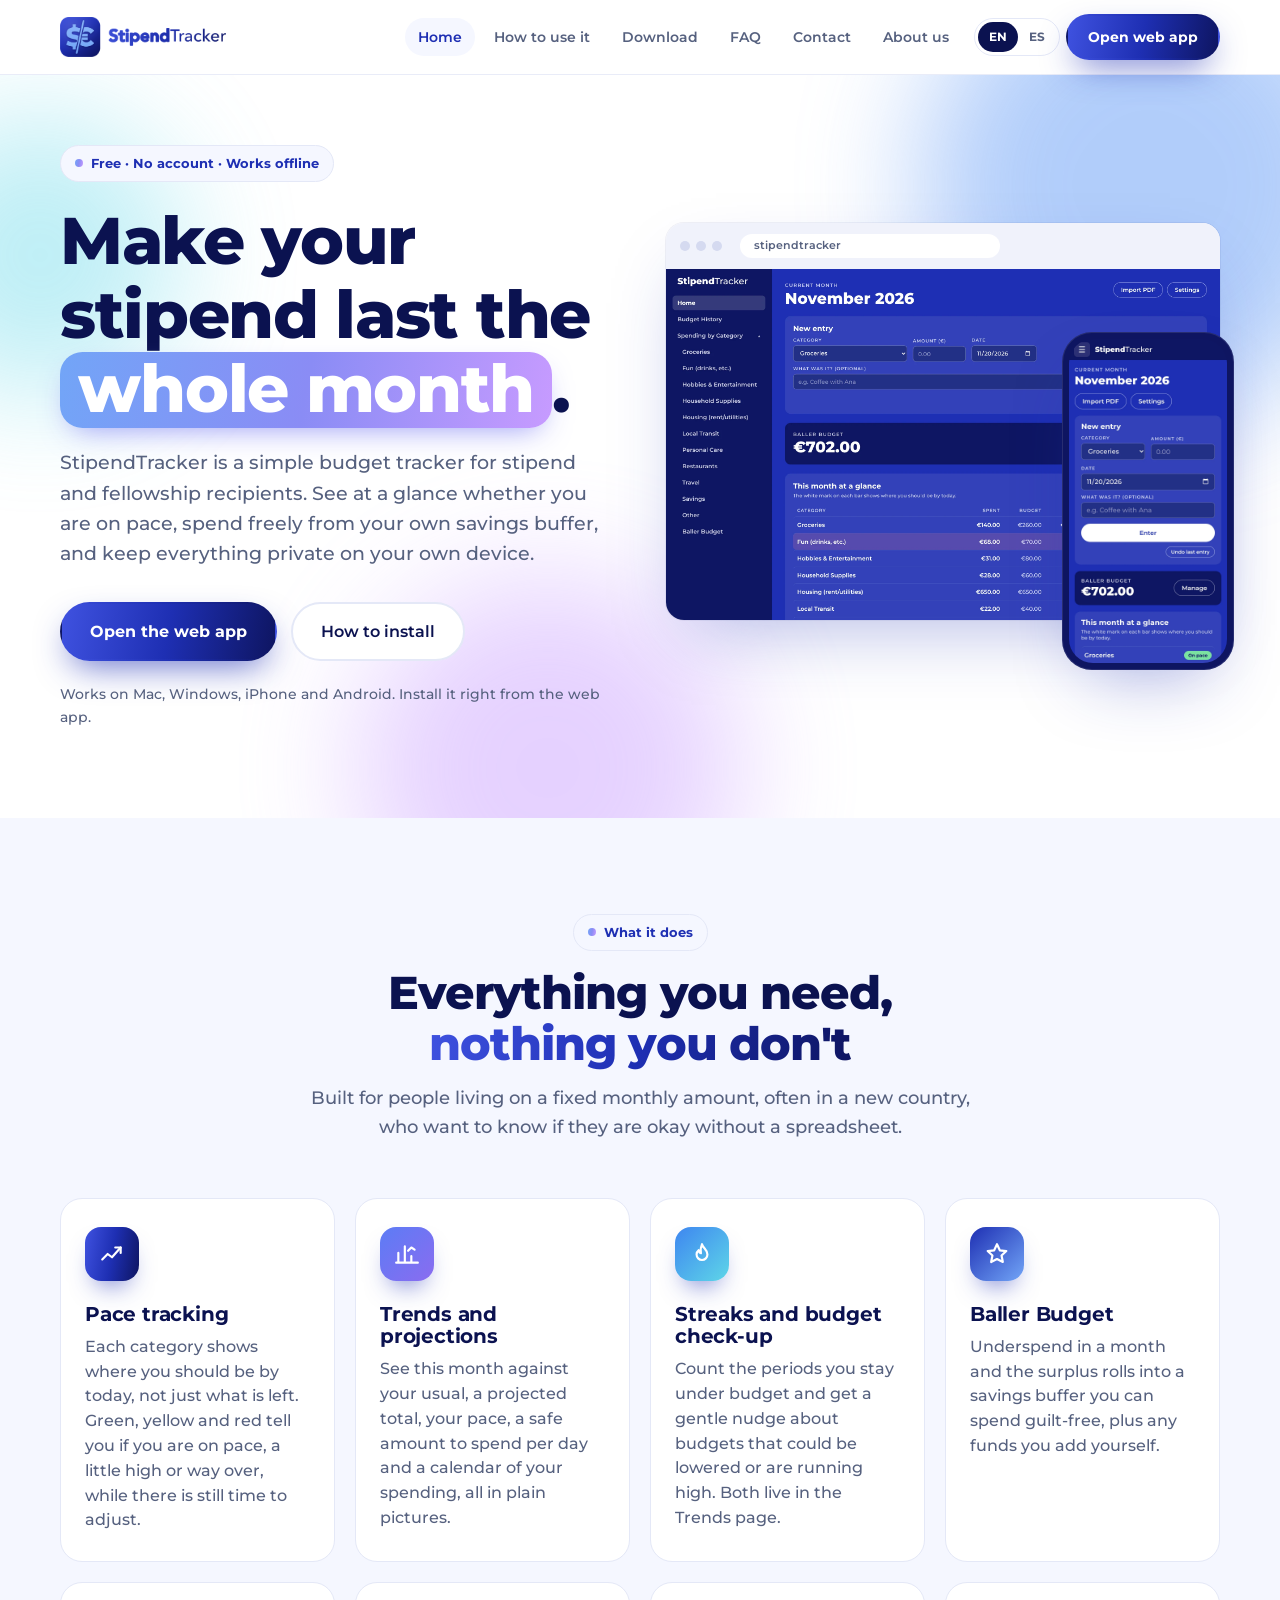
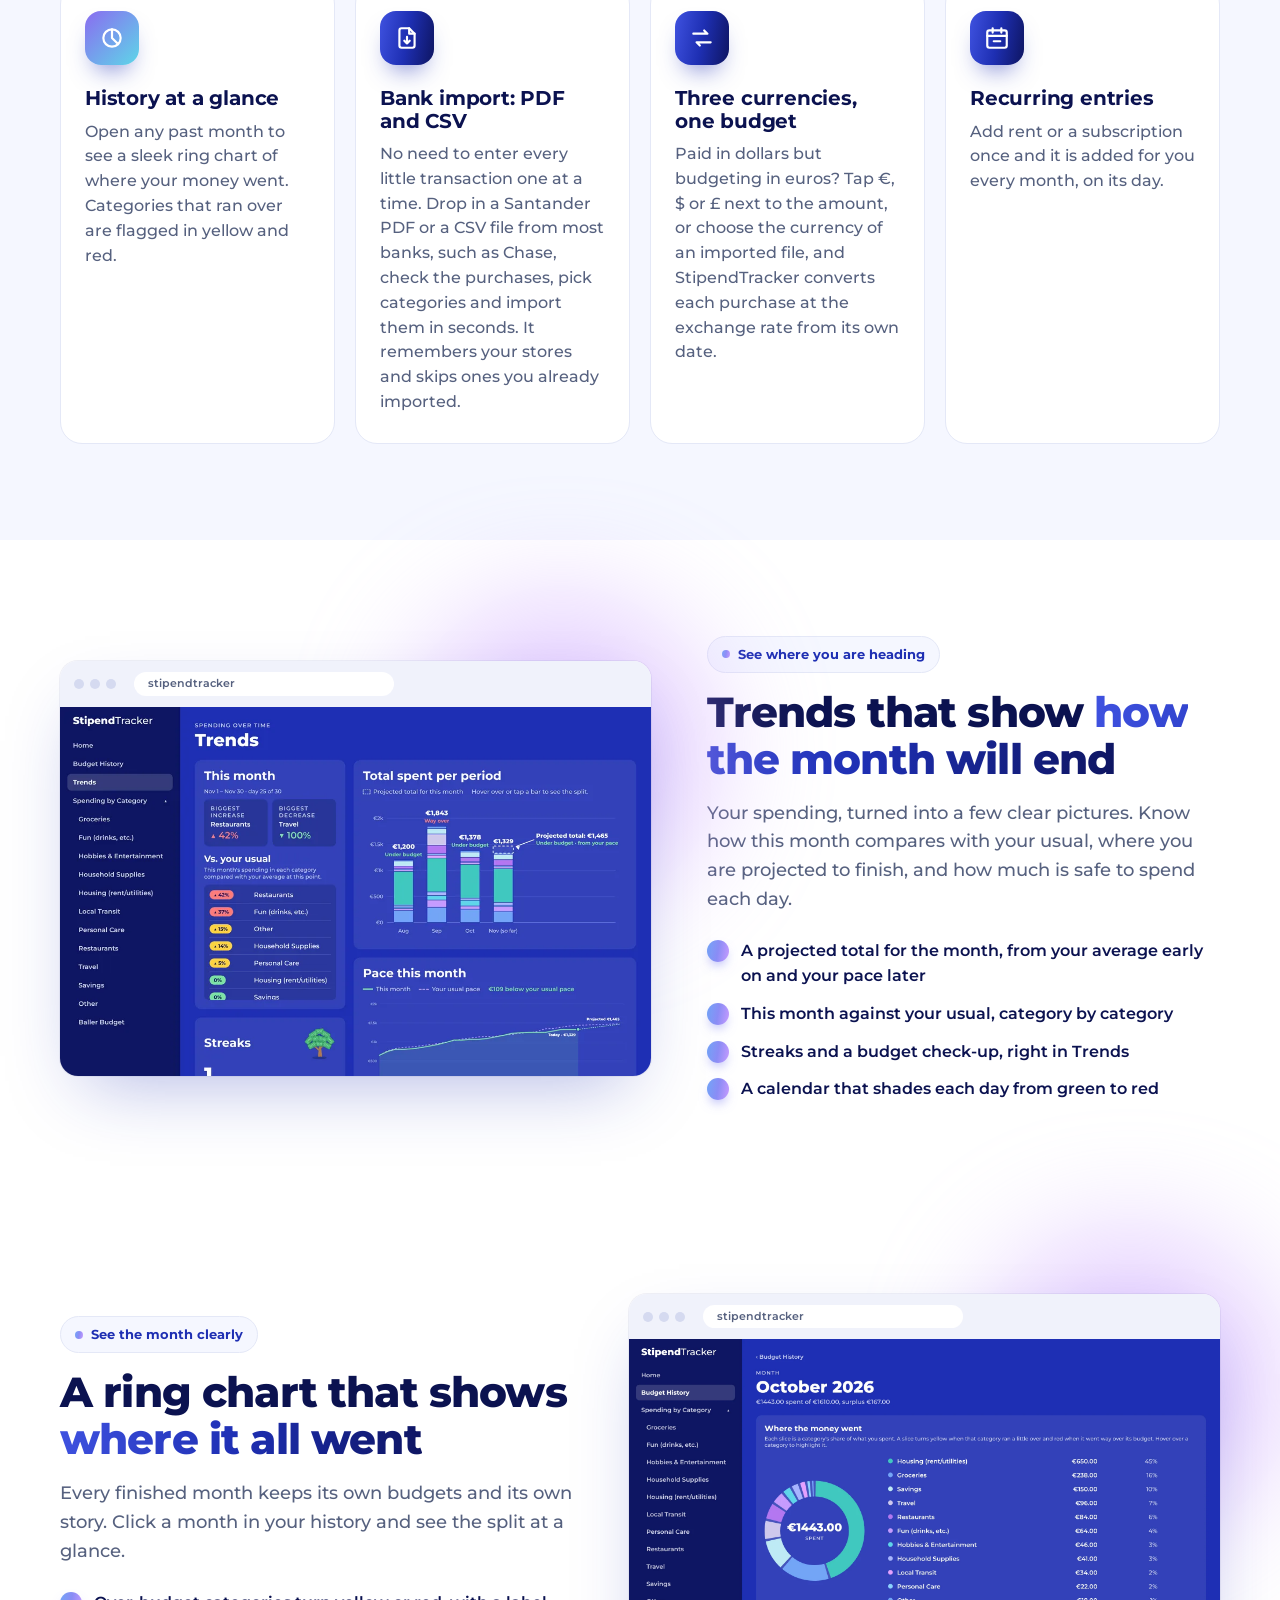
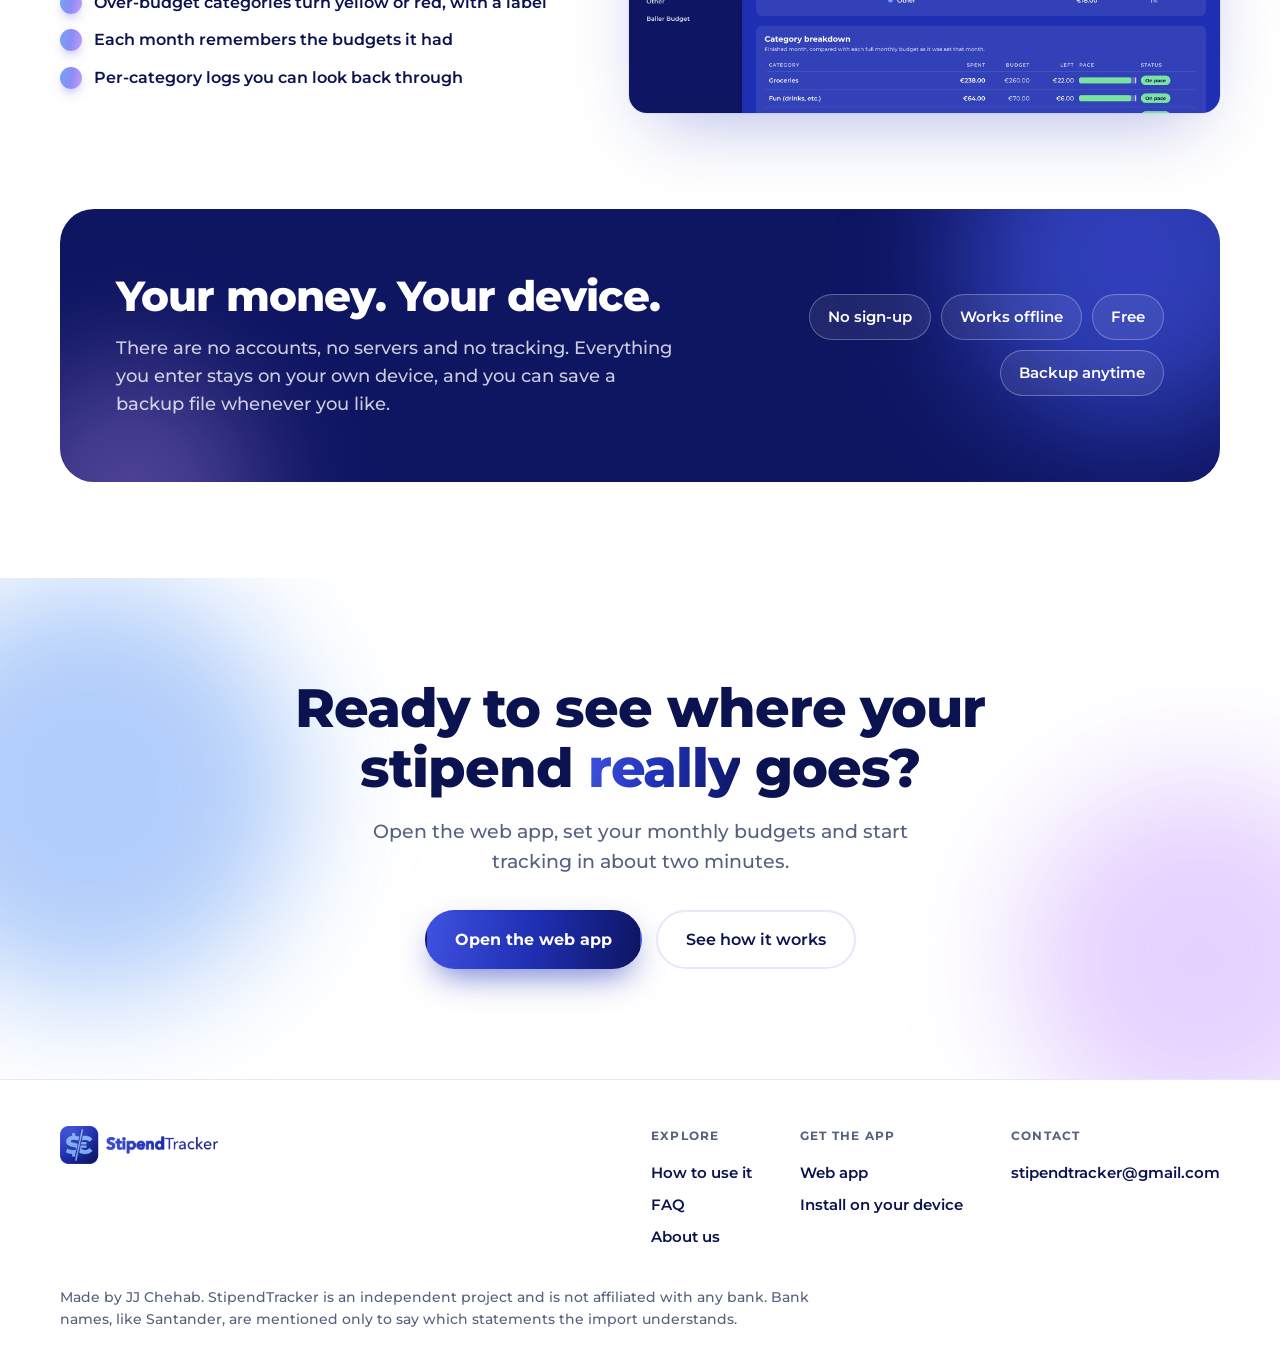
<file: index.html>
<!doctype html>
<html lang="en">
<head>
  <meta charset="utf-8">
  <meta name="viewport" content="width=device-width, initial-scale=1">
  <title>StipendTracker: make your stipend last the whole month</title>
  <meta name="description" content="A simple, private budget tracker for stipend and fellowship recipients. Free, no account, works offline.">
  <meta name="theme-color" content="#ffffff">
  <meta property="og:title" content="StipendTracker">
  <meta property="og:description" content="Make your stipend last the whole month. Free, private, works offline.">
  <meta property="og:image" content="assets/logo-full.png">
  <link rel="icon" href="assets/favicon.png">
  <link rel="apple-touch-icon" href="assets/icon-192.png">
  <link rel="stylesheet" href="css/site.css">
</head>
<body data-page="home">

<header class="header">
  <div class="wrap">
    <a class="brand" href="index.html" aria-label="StipendTracker home"><img src="assets/logo-full.png" alt="StipendTracker" width="900" height="217"></a>
    <button class="menu-toggle" aria-label="Menu" aria-expanded="false">☰</button>
    <nav class="nav">
      <a class="link" href="index.html" aria-current="page" data-i="nav.home">Home</a>
      <a class="link" href="how-to.html" data-i="nav.how">How to use it</a>
      <a class="link" href="download.html" data-i="nav.download">Download</a>
      <a class="link" href="faq.html" data-i="nav.faq">FAQ</a>
      <a class="link" href="contact.html" data-i="nav.contact">Contact</a>
      <a class="link" href="about.html" data-i="nav.about">About us</a>
      <div class="lang" role="group" aria-label="Language"><button data-lang="en" class="on">EN</button><button data-lang="es">ES</button></div>
      <a class="btn primary small" data-app-link href="#" data-i="nav.open">Open web app</a>
    </nav>
  </div>
</header>

<main>
  <section class="hero">
    <div class="blob b1"></div><div class="blob b2"></div><div class="blob b3"></div>
    <div class="wrap grid">
      <div>
        <span class="eyebrow"><i></i><span data-i="hero.pill">Free · No account · Works offline</span></span>
        <h1 data-i="hero.h1">Make your stipend last the <span class="gb">whole month</span>.</h1>
        <p class="lead" data-i="hero.lead">StipendTracker is a simple budget tracker for stipend and fellowship recipients. See at a glance whether you are on pace, spend freely from your own savings buffer, and keep everything private on your own device.</p>
        <div class="cta-row">
          <a class="btn primary" data-app-link href="#" data-i="hero.open">Open the web app</a>
          <a class="btn ghost" href="download.html#install" data-i="hero.how">How to install</a>
        </div>
        <p class="fine" data-i="hero.fine">Works on Mac, Windows, iPhone and Android. Install it right from the web app.</p>
      </div>
      <div class="visual">
        <div class="browser">
          <div class="bar"><i></i><i></i><i></i><span>stipendtracker</span></div>
          <img src="assets/shot-home-desktop.webp" alt="StipendTracker home screen showing this month's budget by category" width="2040" height="1290">
        </div>
        <div class="phone"><img src="assets/shot-home-phone.webp" alt="StipendTracker on a phone" width="780" height="1600"></div>
      </div>
    </div>
  </section>

  <section class="section soft">
    <div class="wrap">
      <div class="section-head reveal">
        <span class="eyebrow"><i></i><span data-i="feat.pill">What it does</span></span>
        <h2 data-i="feat.h2">Everything you need, <span class="gt">nothing you don't</span></h2>
        <p data-i="feat.sub">Built for people living on a fixed monthly amount, often in a new country, who want to know if they are okay without a spreadsheet.</p>
      </div>
      <div class="cards">
        <article class="card reveal">
          <div class="icon"><svg viewBox="0 0 24 24"><path d="M3 17l5-5 4 3 8-9"/><path d="M15 6h5v5"/></svg></div>
          <h3 data-i="f1.h">Pace tracking</h3>
          <p data-i="f1.p">Each category shows where you should be by today, not just what is left. Green, yellow and red tell you if you are on pace, a little high or way over, while there is still time to adjust.</p>
        </article>
        <article class="card reveal d1">
          <div class="icon"><svg viewBox="0 0 24 24"><path d="M4 20V11M10 20V5M16 20v-6M22 20H2"/><path d="M13 9l3-3 3 2"/></svg></div>
          <h3 data-i="f6.h">Trends and projections</h3>
          <p data-i="f6.p">See this month against your usual, a projected total, your pace, a safe amount to spend per day and a calendar of your spending, all in plain pictures.</p>
        </article>
        <article class="card reveal d2">
          <div class="icon"><svg viewBox="0 0 24 24"><path d="M12 3c.8 3.6 5 4.6 5 9.5a5 5 0 01-10 0c0-1.9.9-3.1 2-4 .1 1.7.9 2.6 2 2.8C10.5 8 10.7 5.6 12 3z"/></svg></div>
          <h3 data-i="f7.h">Streaks and budget check-up</h3>
          <p data-i="f7.p">Count the periods you stay under budget and get a gentle nudge about budgets that could be lowered or are running high. Both live in the Trends page.</p>
        </article>
        <article class="card reveal d3">
          <div class="icon"><svg viewBox="0 0 24 24"><path d="M12 3l2.6 5.6 6 .7-4.4 4.1 1.2 6L12 16.6 6.6 19.4l1.2-6L3.4 9.3l6-.7z"/></svg></div>
          <h3 data-i="f2.h">Baller Budget</h3>
          <p data-i="f2.p">Underspend in a month and the surplus rolls into a savings buffer you can spend guilt-free, plus any funds you add yourself.</p>
        </article>
        <article class="card reveal">
          <div class="icon"><svg viewBox="0 0 24 24"><circle cx="12" cy="12" r="8"/><path d="M12 4v8l5.6 5.6"/></svg></div>
          <h3 data-i="f3.h">History at a glance</h3>
          <p data-i="f3.p">Open any past month to see a sleek ring chart of where your money went. Categories that ran over are flagged in yellow and red.</p>
        </article>
        <article class="card reveal d1">
          <div class="icon"><svg viewBox="0 0 24 24"><path d="M14 3H7a2 2 0 00-2 2v14a2 2 0 002 2h10a2 2 0 002-2V8z"/><path d="M14 3v5h5"/><path d="M12 11v6M9.5 14.5L12 17l2.5-2.5"/></svg></div>
          <h3 data-i="f4.h">Bank PDF import</h3>
          <p data-i="f4.p">No need to enter every little transaction one at a time. Drop in your Santander movements PDF, check the purchases, pick categories and import them in seconds. It remembers your stores and skips duplicates.</p>
        </article>
        <article class="card reveal d2">
          <div class="icon"><svg viewBox="0 0 24 24"><path d="M4 8h13l-3-3"/><path d="M20 16H7l3 3"/></svg></div>
          <h3 data-i="f5.h">Three currencies, one budget</h3>
          <p data-i="f5.p">Paid in dollars but budgeting in euros? Tap €, $ or £ next to the amount and StipendTracker converts it at that day's exchange rate, so every purchase counts toward your budget.</p>
        </article>
        <article class="card reveal d3">
          <div class="icon"><svg viewBox="0 0 24 24"><rect x="3" y="5" width="18" height="16" rx="2"/><path d="M3 10h18M8 3v4M16 3v4"/><path d="M9 15h6"/></svg></div>
          <h3 data-i="f8.h">Recurring entries</h3>
          <p data-i="f8.p">Add rent or a subscription once and it is added for you every month, on its day.</p>
        </article>
      </div>
    </div>
  </section>

  <section class="section">
    <div class="wrap showcase flip">
      <div class="reveal">
        <span class="eyebrow"><i></i><span data-i="tr.pill">See where you are heading</span></span>
        <h2 data-i="tr.h2">Trends that show <span class="gt">how the month will end</span></h2>
        <p data-i="tr.p">Your spending, turned into a few clear pictures. Know how this month compares with your usual, where you are projected to finish, and how much is safe to spend each day.</p>
        <ul class="ticks">
          <li data-i="tr.t1">A projected total for the month, from your average early on and your pace later</li>
          <li data-i="tr.t2">This month against your usual, category by category</li>
          <li data-i="tr.t3">Streaks and a budget check-up, right in Trends</li>
          <li data-i="tr.t4">A calendar that shades each day from green to red</li>
        </ul>
      </div>
      <div class="show-visual reveal d1">
        <div class="blob"></div>
        <div class="browser">
          <div class="bar"><i></i><i></i><i></i><span>stipendtracker</span></div>
          <video muted loop playsinline preload="none" data-lazy poster="assets/clip-trends-poster.webp" aria-label="Short screen recording of the Trends page" width="1100" height="688"><source src="assets/clip-trends.mp4" type="video/mp4"></video>
        </div>
      </div>
    </div>
  </section>

  <section class="section">
    <div class="wrap showcase">
      <div class="reveal">
        <span class="eyebrow"><i></i><span data-i="show.pill">See the month clearly</span></span>
        <h2 data-i="show.h2">A ring chart that shows <span class="gt">where it all went</span></h2>
        <p data-i="show.p">Every finished month keeps its own budgets and its own story. Click a month in your history and see the split at a glance.</p>
        <ul class="ticks">
          <li data-i="show.t1">Over-budget categories turn yellow or red, with a label</li>
          <li data-i="show.t2">Each month remembers the budgets it had</li>
          <li data-i="show.t3">Per-category logs you can look back through</li>
        </ul>
      </div>
      <div class="show-visual reveal d1">
        <div class="blob"></div>
        <div class="browser">
          <div class="bar"><i></i><i></i><i></i><span>stipendtracker</span></div>
          <img src="assets/shot-ring-desktop.webp" alt="Ring chart of one month's spending by category" width="2040" height="1290" loading="lazy">
        </div>
      </div>
    </div>
  </section>

  <section class="section" style="padding-top:0">
    <div class="wrap">
      <div class="band reveal">
        <div>
          <h2 data-i="priv.h2">Your money. Your device.</h2>
          <p data-i="priv.p">There are no accounts, no servers and no tracking. Everything you enter stays on your own device, and you can save a backup file whenever you like.</p>
        </div>
        <div class="pills"><span data-i="priv.1">No sign-up</span><span data-i="priv.2">Works offline</span><span data-i="priv.3">Free</span><span data-i="priv.4">Backup anytime</span></div>
        <div class="blob b1"></div><div class="blob b2"></div>
      </div>
    </div>
  </section>

  <section class="cta">
    <div class="blob b1"></div><div class="blob b2"></div>
    <div class="wrap reveal">
      <h2 data-i="cta.h2">Ready to see where your stipend <span class="gt">really</span> goes?</h2>
      <p data-i="cta.p">Open the web app, set your monthly budgets and start tracking in about two minutes.</p>
      <div class="cta-row">
        <a class="btn primary" data-app-link href="#" data-i="hero.open">Open the web app</a>
        <a class="btn ghost" href="how-to.html" data-i="cta.how">See how it works</a>
      </div>
    </div>
  </section>
</main>

<footer class="footer">
  <div class="wrap">
    <div class="top">
      <div><img src="assets/logo-full.png" alt="StipendTracker" width="900" height="217"></div>
      <div class="cols">
        <div><h4 data-i="foot.explore">Explore</h4>
          <a href="how-to.html" data-i="nav.how">How to use it</a><a href="faq.html" data-i="nav.faq">FAQ</a><a href="about.html" data-i="nav.about">About us</a></div>
        <div><h4 data-i="foot.get">Get the app</h4>
          <a data-app-link href="#" data-i="foot.web">Web app</a><a href="download.html#install" data-i="foot.win">Install on your device</a></div>
        <div><h4 data-i="nav.contact">Contact</h4>
          <a href="mailto:stipendtracker@gmail.com">stipendtracker@gmail.com</a></div>
      </div>
    </div>
    <p class="fine" data-i="foot.fine">Made by JJ Chehab. StipendTracker is an independent project and is not affiliated with any bank. Bank names, like Santander, are mentioned only to say which statements the import understands.</p>
  </div>
</footer>

<script src="js/site.js"></script>
</body>
</html>
</file>
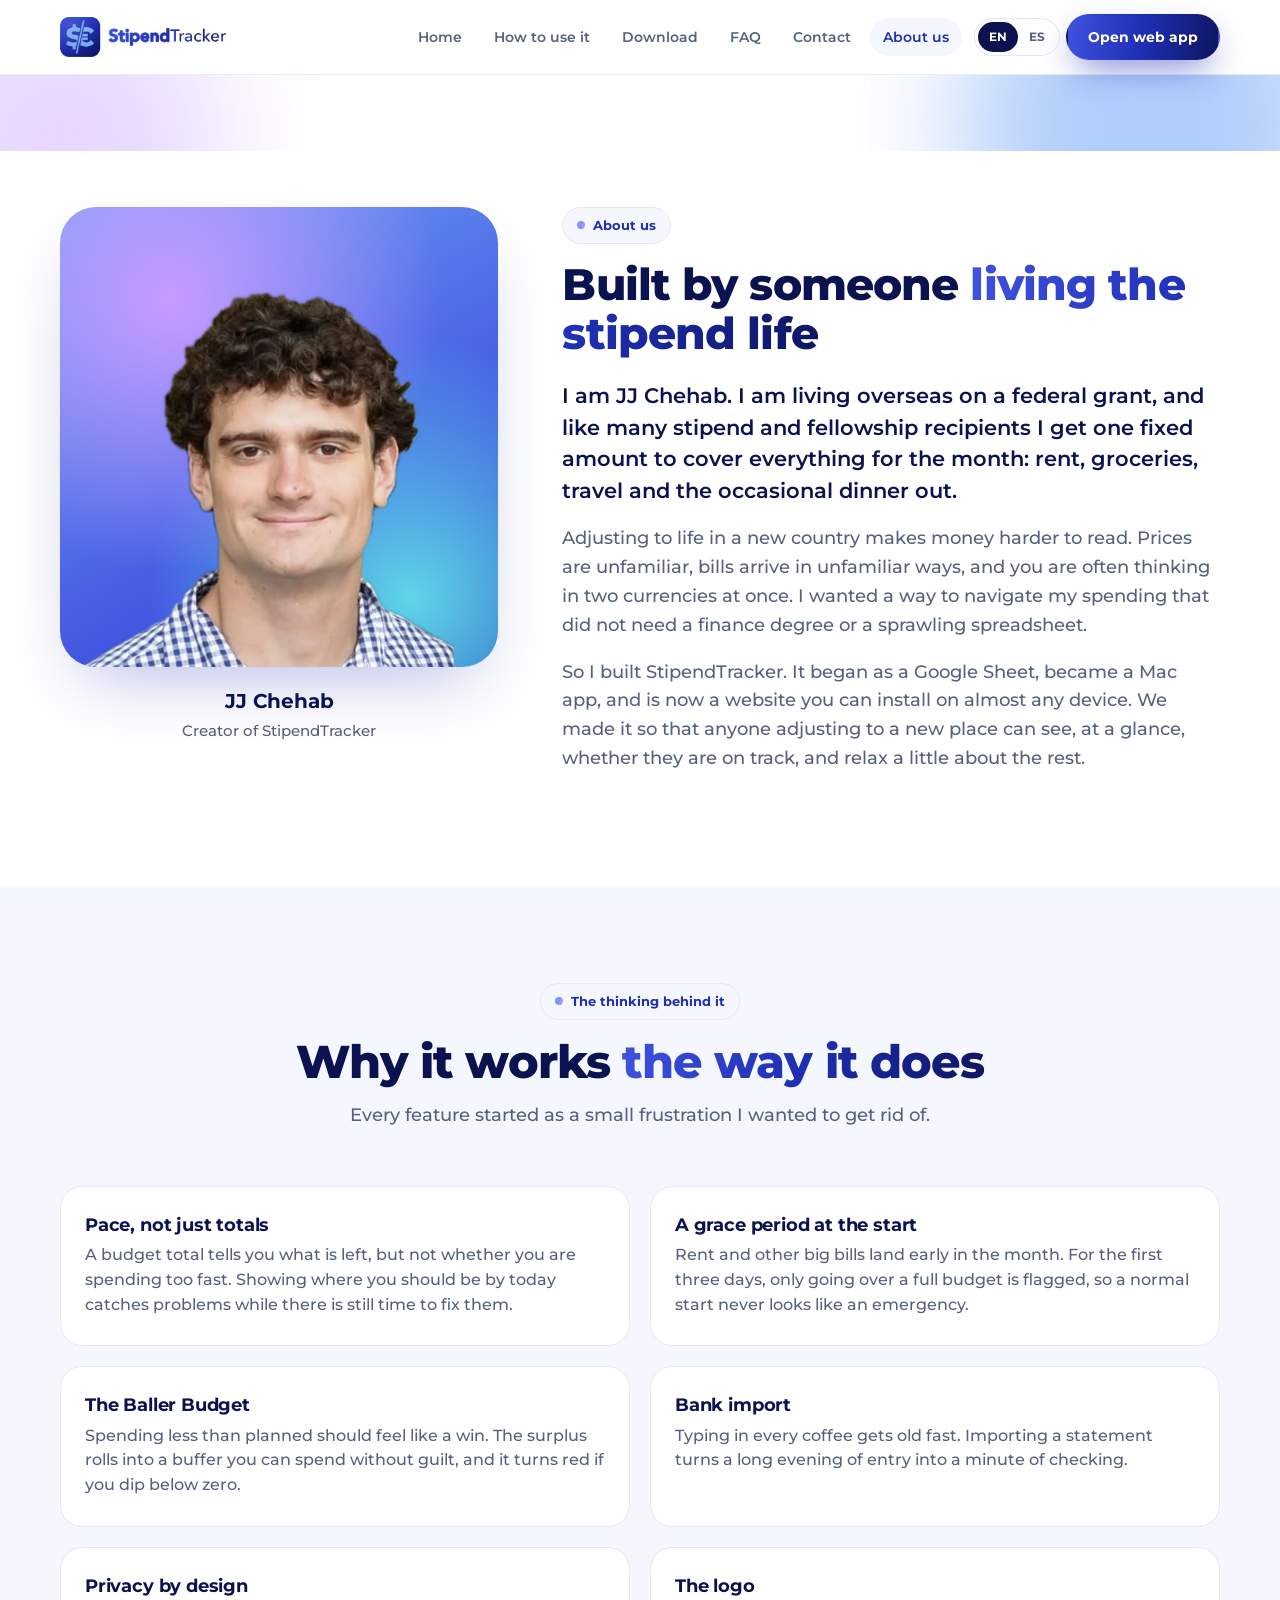
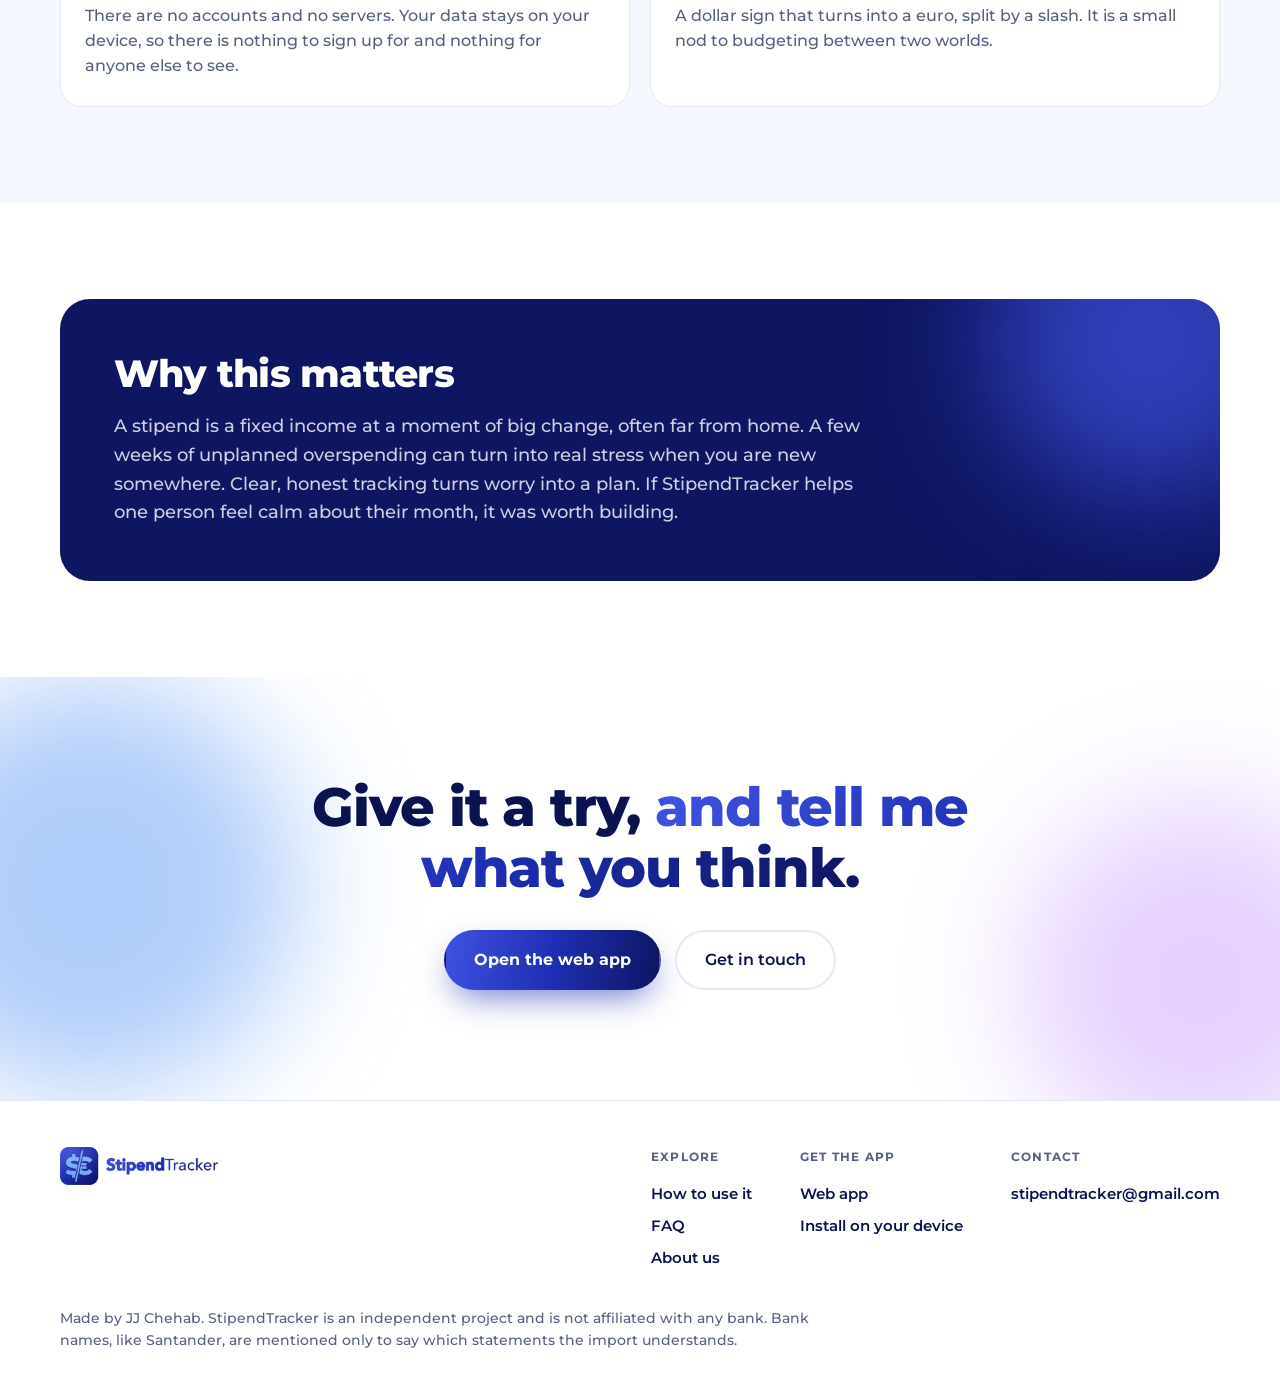
<file: about.html>
<!doctype html>
<html lang="en">
<head>
  <meta charset="utf-8">
  <meta name="viewport" content="width=device-width, initial-scale=1">
  <title>About StipendTracker</title>
  <meta name="description" content="StipendTracker was created by JJ Chehab, living overseas on a federal grant, to make a fixed stipend easier to navigate in a new country.">
  <meta name="theme-color" content="#ffffff">
  <meta property="og:title" content="About StipendTracker">
  <meta property="og:description" content="StipendTracker was created by JJ Chehab, living overseas on a federal grant, to make a fixed stipend easier to navigate in a new country.">
  <meta property="og:image" content="assets/logo-full.png">
  <link rel="icon" href="assets/favicon.png">
  <link rel="apple-touch-icon" href="assets/icon-192.png">
  <link rel="stylesheet" href="css/site.css">
</head>
<body data-page="about">

<header class="header">
  <div class="wrap">
    <a class="brand" href="index.html" aria-label="StipendTracker home"><img src="assets/logo-full.png" alt="StipendTracker" width="900" height="217"></a>
    <button class="menu-toggle" aria-label="Menu" aria-expanded="false">☰</button>
    <nav class="nav">
      <a class="link" href="index.html" data-i="nav.home">Home</a>
      <a class="link" href="how-to.html" data-i="nav.how">How to use it</a>
      <a class="link" href="download.html" data-i="nav.download">Download</a>
      <a class="link" href="faq.html" data-i="nav.faq">FAQ</a>
      <a class="link" href="contact.html" data-i="nav.contact">Contact</a>
      <a class="link" href="about.html" aria-current="page" data-i="nav.about">About us</a>
      <div class="lang" role="group" aria-label="Language"><button data-lang="en" class="on">EN</button><button data-lang="es">ES</button></div>
      <a class="btn primary small" data-app-link href="#" data-i="nav.open">Open web app</a>
    </nav>
  </div>
</header>

<main>

  <section class="page-hero" style="text-align:left;padding-bottom:0">
    <div class="blob b1"></div><div class="blob b2"></div>
  </section>
  <section class="section" style="padding-top:56px"><div class="wrap about">
    <div class="portrait reveal">
      <div class="frame"><img src="assets/jj.webp" alt="JJ Chehab, creator of StipendTracker" width="560" height="564"></div>
      <div class="tag"><b>JJ Chehab</b><span data-i="ab.role">Creator of StipendTracker</span></div>
    </div>
    <div class="story reveal">
      <span class="eyebrow"><i></i><span data-i="ab.pill">About us</span></span>
      <h2 data-i="ab.h1">Built by someone <span class="gt">living the stipend life</span></h2>
      <p class="big" data-i="ab.p1">I am JJ Chehab. I am living overseas on a federal grant, and like many stipend and fellowship recipients I get one fixed amount to cover everything for the month: rent, groceries, travel and the occasional dinner out.</p>
      <p data-i="ab.p2">Adjusting to life in a new country makes money harder to read. Prices are unfamiliar, bills arrive in unfamiliar ways, and you are often thinking in two currencies at once. I wanted a way to navigate my spending that did not need a finance degree or a sprawling spreadsheet.</p>
      <p data-i="ab.p3">So I built StipendTracker. It began as a Google Sheet, became a Mac app, and is now a website you can install on almost any device. We made it so that anyone adjusting to a new place can see, at a glance, whether they are on track, and relax a little about the rest.</p>
    </div>
  </div></section>

  <section class="section soft"><div class="wrap">
    <div class="section-head reveal">
      <span class="eyebrow"><i></i><span data-i="ab.why.pill">The thinking behind it</span></span>
      <h2 data-i="ab.why.h">Why it works <span class="gt">the way it does</span></h2>
      <p data-i="ab.why.p">Every feature started as a small frustration I wanted to get rid of.</p>
    </div>
    <div class="why"><article class="card reveal"><h3 data-i="wh1">Pace, not just totals</h3><p data-i="wp1">A budget total tells you what is left, but not whether you are spending too fast. Showing where you should be by today catches problems while there is still time to fix them.</p></article><article class="card reveal d1"><h3 data-i="wh2">A grace period at the start</h3><p data-i="wp2">Rent and other big bills land early in the month. For the first three days, only going over a full budget is flagged, so a normal start never looks like an emergency.</p></article><article class="card reveal"><h3 data-i="wh3">The Baller Budget</h3><p data-i="wp3">Spending less than planned should feel like a win. The surplus rolls into a buffer you can spend without guilt, and it turns red if you dip below zero.</p></article><article class="card reveal d1"><h3 data-i="wh4">Bank import</h3><p data-i="wp4">Typing in every coffee gets old fast. Importing a statement turns a long evening of entry into a minute of checking.</p></article><article class="card reveal"><h3 data-i="wh5">Privacy by design</h3><p data-i="wp5">There are no accounts and no servers. Your data stays on your device, so there is nothing to sign up for and nothing for anyone else to see.</p></article><article class="card reveal d1"><h3 data-i="wh6">The logo</h3><p data-i="wp6">A dollar sign that turns into a euro, split by a slash. It is a small nod to budgeting between two worlds.</p></article></div>
  </div></section>

  <section class="section"><div class="wrap">
    <div class="pull reveal">
      <div class="blob"></div>
      <h2 data-i="ab.pull.h">Why this matters</h2>
      <p data-i="ab.pull.p">A stipend is a fixed income at a moment of big change, often far from home. A few weeks of unplanned overspending can turn into real stress when you are new somewhere. Clear, honest tracking turns worry into a plan. If StipendTracker helps one person feel calm about their month, it was worth building.</p>
    </div>
  </div></section>

  <section class="cta">
    <div class="blob b1"></div><div class="blob b2"></div>
    <div class="wrap reveal">
      <h2 data-i="ab.cta">Give it a try, <span class="gt">and tell me what you think.</span></h2>
      <div class="cta-row"><a class="btn primary" data-app-link href="#" data-i="btn.open">Open the web app</a><a class="btn ghost" href="contact.html" data-i="ab.contact">Get in touch</a></div>
    </div>
  </section>
</main>

<footer class="footer">
  <div class="wrap">
    <div class="top">
      <div><img src="assets/logo-full.png" alt="StipendTracker" width="900" height="217"></div>
      <div class="cols">
        <div><h4 data-i="foot.explore">Explore</h4>
          <a href="how-to.html" data-i="nav.how">How to use it</a><a href="faq.html" data-i="nav.faq">FAQ</a><a href="about.html" data-i="nav.about">About us</a></div>
        <div><h4 data-i="foot.get">Get the app</h4>
          <a data-app-link href="#" data-i="foot.web">Web app</a><a href="download.html#install" data-i="foot.win">Install on your device</a></div>
        <div><h4 data-i="nav.contact">Contact</h4>
          <a href="mailto:stipendtracker@gmail.com">stipendtracker@gmail.com</a></div>
      </div>
    </div>
    <p class="fine" data-i="foot.fine">Made by JJ Chehab. StipendTracker is an independent project and is not affiliated with any bank. Bank names, like Santander, are mentioned only to say which statements the import understands.</p>
  </div>
</footer>

<script src="js/i18n-pages.js"></script>
<script src="js/site.js"></script>
</body>
</html>
</file>
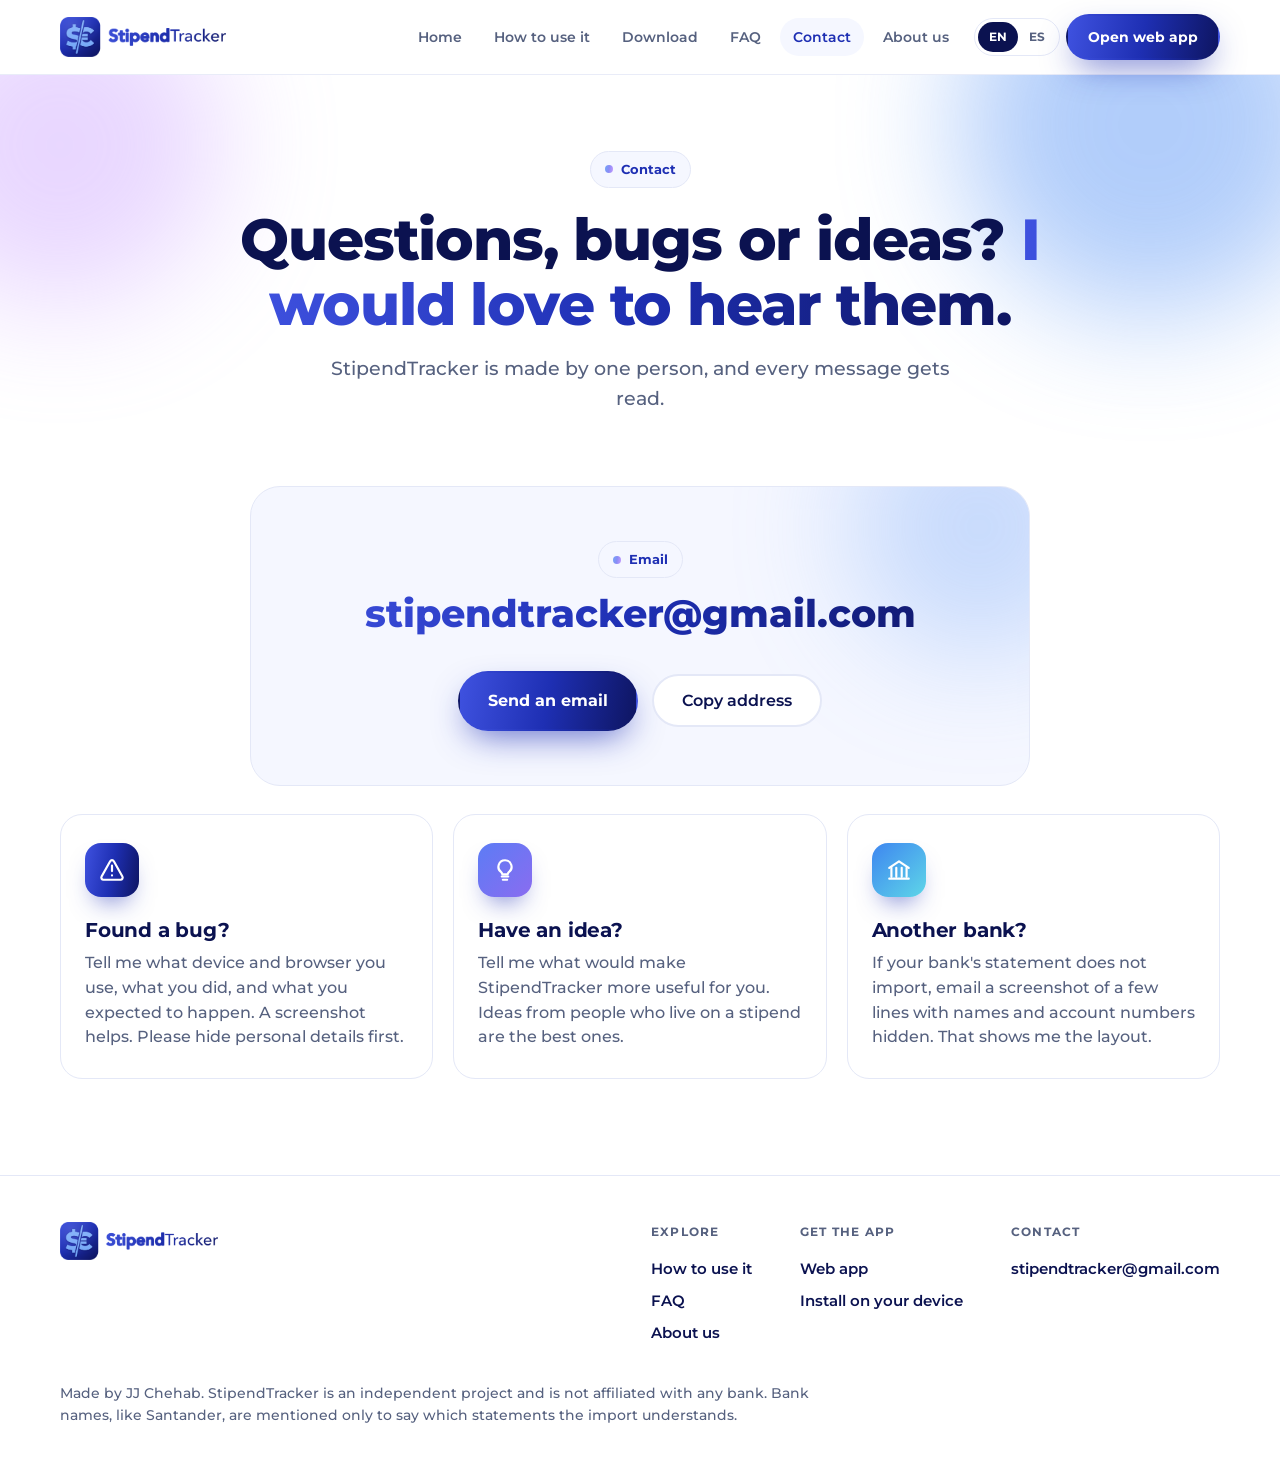
<file: contact.html>
<!doctype html>
<html lang="en">
<head>
  <meta charset="utf-8">
  <meta name="viewport" content="width=device-width, initial-scale=1">
  <title>Contact StipendTracker</title>
  <meta name="description" content="Email stipendtracker@gmail.com with questions, bug reports or ideas for StipendTracker.">
  <meta name="theme-color" content="#ffffff">
  <meta property="og:title" content="Contact StipendTracker">
  <meta property="og:description" content="Email stipendtracker@gmail.com with questions, bug reports or ideas for StipendTracker.">
  <meta property="og:image" content="assets/logo-full.png">
  <link rel="icon" href="assets/favicon.png">
  <link rel="apple-touch-icon" href="assets/icon-192.png">
  <link rel="stylesheet" href="css/site.css">
</head>
<body data-page="contact">

<header class="header">
  <div class="wrap">
    <a class="brand" href="index.html" aria-label="StipendTracker home"><img src="assets/logo-full.png" alt="StipendTracker" width="900" height="217"></a>
    <button class="menu-toggle" aria-label="Menu" aria-expanded="false">☰</button>
    <nav class="nav">
      <a class="link" href="index.html" data-i="nav.home">Home</a>
      <a class="link" href="how-to.html" data-i="nav.how">How to use it</a>
      <a class="link" href="download.html" data-i="nav.download">Download</a>
      <a class="link" href="faq.html" data-i="nav.faq">FAQ</a>
      <a class="link" href="contact.html" aria-current="page" data-i="nav.contact">Contact</a>
      <a class="link" href="about.html" data-i="nav.about">About us</a>
      <div class="lang" role="group" aria-label="Language"><button data-lang="en" class="on">EN</button><button data-lang="es">ES</button></div>
      <a class="btn primary small" data-app-link href="#" data-i="nav.open">Open web app</a>
    </nav>
  </div>
</header>

<main>
  <section class="page-hero">
    <div class="blob b1"></div><div class="blob b2"></div>
    <div class="wrap">
      <span class="eyebrow"><i></i><span data-i="ct.pill">Contact</span></span>
      <h1 data-i="ct.h1">Questions, bugs or ideas? <span class="gt">I would love to hear them.</span></h1>
      <p class="lead" data-i="ct.lead">StipendTracker is made by one person, and every message gets read.</p>
      
    </div>
  </section>
  <section class="section" style="padding-top:36px"><div class="wrap">
    <div class="contact-card reveal">
      <div class="blob"></div>
      <span class="eyebrow"><i></i><span data-i="ct.email">Email</span></span>
      <div class="big-mail gt">stipendtracker@gmail.com</div>
      <div class="cta-row">
        <a class="btn primary" href="mailto:stipendtracker@gmail.com?subject=StipendTracker" data-i="ct.send">Send an email</a>
        <button class="btn ghost copy-btn" data-copy="stipendtracker@gmail.com"><span data-i="ct.copy">Copy address</span></button>
      </div>
    </div>
    <div class="cards three">
      <article class="card reveal"><div class="icon"><svg viewBox="0 0 24 24"><path d="M12 8v5M12 17h.01"/><path d="M10.3 3.9L2.4 18a2 2 0 001.7 3h15.8a2 2 0 001.7-3L13.7 3.9a2 2 0 00-3.4 0z"/></svg></div>
        <h3 data-i="ct.c1h">Found a bug?</h3>
        <p data-i="ct.c1p">Tell me what device and browser you use, what you did, and what you expected to happen. A screenshot helps. Please hide personal details first.</p></article>
      <article class="card reveal d1"><div class="icon"><svg viewBox="0 0 24 24"><path d="M9 18h6M10 21h4"/><path d="M12 3a6 6 0 00-3.5 10.9c.6.5 1 1.2 1 2.1h5c0-.9.4-1.6 1-2.1A6 6 0 0012 3z"/></svg></div>
        <h3 data-i="ct.c2h">Have an idea?</h3>
        <p data-i="ct.c2p">Tell me what would make StipendTracker more useful for you. Ideas from people who live on a stipend are the best ones.</p></article>
      <article class="card reveal d2"><div class="icon"><svg viewBox="0 0 24 24"><path d="M3 10l9-6 9 6"/><path d="M5 10v8M9.5 10v8M14.5 10v8M19 10v8M3 20h18"/></svg></div>
        <h3 data-i="ct.c3h">Another bank?</h3>
        <p data-i="ct.c3p">If your bank's statement does not import, email a screenshot of a few lines with names and account numbers hidden. That shows me the layout.</p></article>
    </div>
  </div></section>
</main>

<footer class="footer">
  <div class="wrap">
    <div class="top">
      <div><img src="assets/logo-full.png" alt="StipendTracker" width="900" height="217"></div>
      <div class="cols">
        <div><h4 data-i="foot.explore">Explore</h4>
          <a href="how-to.html" data-i="nav.how">How to use it</a><a href="faq.html" data-i="nav.faq">FAQ</a><a href="about.html" data-i="nav.about">About us</a></div>
        <div><h4 data-i="foot.get">Get the app</h4>
          <a data-app-link href="#" data-i="foot.web">Web app</a><a href="download.html#install" data-i="foot.win">Install on your device</a></div>
        <div><h4 data-i="nav.contact">Contact</h4>
          <a href="mailto:stipendtracker@gmail.com">stipendtracker@gmail.com</a></div>
      </div>
    </div>
    <p class="fine" data-i="foot.fine">Made by JJ Chehab. StipendTracker is an independent project and is not affiliated with any bank. Bank names, like Santander, are mentioned only to say which statements the import understands.</p>
  </div>
</footer>

<script src="js/i18n-pages.js"></script>
<script src="js/site.js"></script>
</body>
</html>
</file>
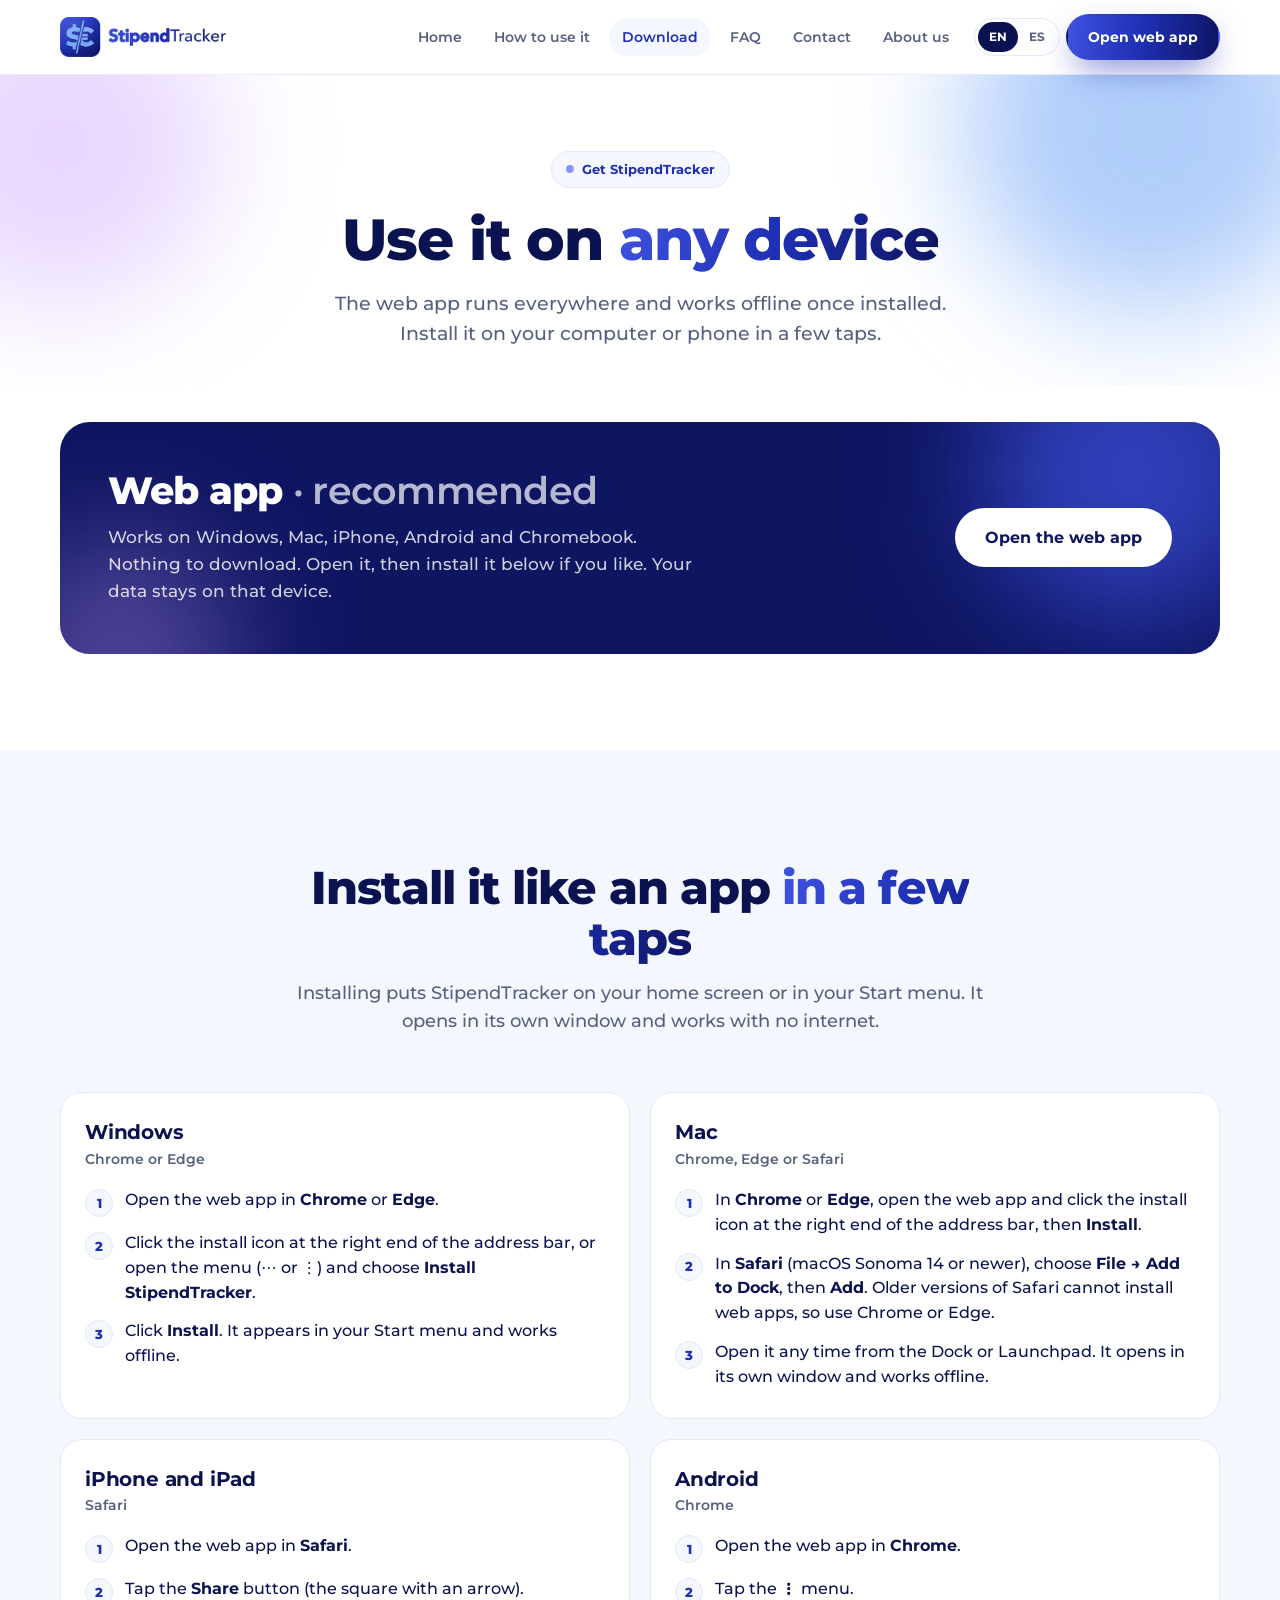
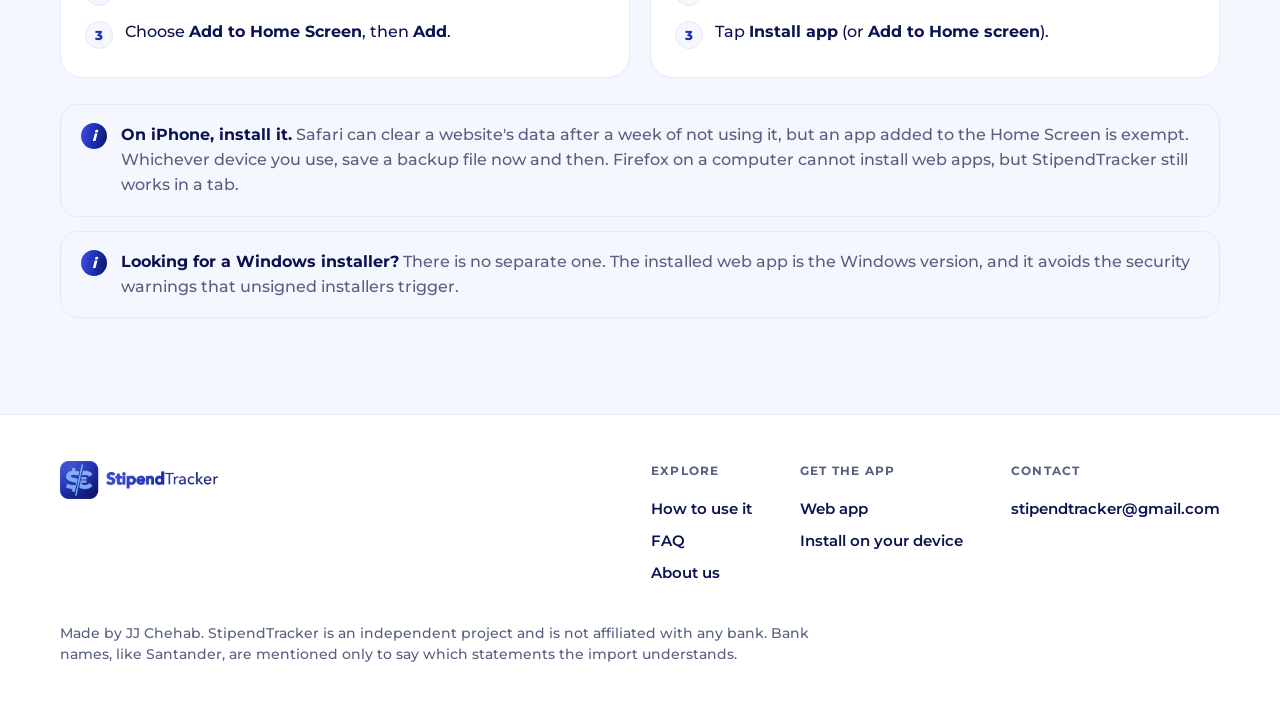
<file: download.html>
<!doctype html>
<html lang="en">
<head>
  <meta charset="utf-8">
  <meta name="viewport" content="width=device-width, initial-scale=1">
  <title>Download StipendTracker</title>
  <meta name="description" content="Open the StipendTracker web app and install it on Windows, Mac, iPhone or Android. Free, private and works offline.">
  <meta name="theme-color" content="#ffffff">
  <meta property="og:title" content="Download StipendTracker">
  <meta property="og:description" content="Open the StipendTracker web app and install it on Windows, Mac, iPhone or Android. Free, private and works offline.">
  <meta property="og:image" content="assets/logo-full.png">
  <link rel="icon" href="assets/favicon.png">
  <link rel="apple-touch-icon" href="assets/icon-192.png">
  <link rel="stylesheet" href="css/site.css">
</head>
<body data-page="download">

<header class="header">
  <div class="wrap">
    <a class="brand" href="index.html" aria-label="StipendTracker home"><img src="assets/logo-full.png" alt="StipendTracker" width="900" height="217"></a>
    <button class="menu-toggle" aria-label="Menu" aria-expanded="false">☰</button>
    <nav class="nav">
      <a class="link" href="index.html" data-i="nav.home">Home</a>
      <a class="link" href="how-to.html" data-i="nav.how">How to use it</a>
      <a class="link" href="download.html" aria-current="page" data-i="nav.download">Download</a>
      <a class="link" href="faq.html" data-i="nav.faq">FAQ</a>
      <a class="link" href="contact.html" data-i="nav.contact">Contact</a>
      <a class="link" href="about.html" data-i="nav.about">About us</a>
      <div class="lang" role="group" aria-label="Language"><button data-lang="en" class="on">EN</button><button data-lang="es">ES</button></div>
      <a class="btn primary small" data-app-link href="#" data-i="nav.open">Open web app</a>
    </nav>
  </div>
</header>

<main>
  <section class="page-hero">
    <div class="blob b1"></div><div class="blob b2"></div>
    <div class="wrap">
      <span class="eyebrow"><i></i><span data-i="dl.pill">Get StipendTracker</span></span>
      <h1 data-i="dl.h1">Use it on <span class="gt">any device</span></h1>
      <p class="lead" data-i="dl.lead">The web app runs everywhere and works offline once installed. Install it on your computer or phone in a few taps.</p>
      
    </div>
  </section>
  <section class="section" style="padding-top:36px">
    <div class="wrap">
      <div class="hero-card reveal">
        <div class="blob b1"></div><div class="blob b2"></div>
        <div><h2 data-i="dl.web.h">Web app <span style="opacity:.7;font-weight:600">· recommended</span></h2>
          <p data-i="dl.web.p">Works on Windows, Mac, iPhone, Android and Chromebook. Nothing to download. Open it, then install it below if you like. Your data stays on that device.</p></div>
        <div class="cta-row"><a class="btn light" data-app-link href="#" data-i="dl.web.btn">Open the web app</a></div>
      </div>
    </div>
  </section>

  <section class="section soft" id="install" style="scroll-margin-top:70px">
    <div class="wrap">
      <div class="section-head reveal">
        <h2 data-i="dl.inst.h">Install it like an app <span class="gt">in a few taps</span></h2>
        <p data-i="dl.inst.p">Installing puts StipendTracker on your home screen or in your Start menu. It opens in its own window and works with no internet.</p>
      </div>
      <div class="tri four">
        <article class="card reveal"><h3 data-i="dl.win">Windows</h3><div class="sub" data-i="dl.win.s">Chrome or Edge</div><ol class="ol"><li><span data-i="w1">Open the web app in <b>Chrome</b> or <b>Edge</b>.</span></li><li><span data-i="w2">Click the install icon at the right end of the address bar, or open the menu (⋯ or ⋮) and choose <b>Install StipendTracker</b>.</span></li><li><span data-i="w3">Click <b>Install</b>. It appears in your Start menu and works offline.</span></li></ol></article>
        <article class="card reveal d1"><h3 data-i="dl.mac">Mac</h3><div class="sub" data-i="dl.mac.s">Chrome, Edge or Safari</div><ol class="ol"><li><span data-i="m1">In <b>Chrome</b> or <b>Edge</b>, open the web app and click the install icon at the right end of the address bar, then <b>Install</b>.</span></li><li><span data-i="m2">In <b>Safari</b> (macOS Sonoma 14 or newer), choose <b>File → Add to Dock</b>, then <b>Add</b>. Older versions of Safari cannot install web apps, so use Chrome or Edge.</span></li><li><span data-i="m3">Open it any time from the Dock or Launchpad. It opens in its own window and works offline.</span></li></ol></article>
        <article class="card reveal d2"><h3 data-i="dl.ios">iPhone and iPad</h3><div class="sub" data-i="dl.ios.s">Safari</div><ol class="ol"><li><span data-i="p1">Open the web app in <b>Safari</b>.</span></li><li><span data-i="p2">Tap the <b>Share</b> button (the square with an arrow).</span></li><li><span data-i="p3">Choose <b>Add to Home Screen</b>, then <b>Add</b>.</span></li></ol></article>
        <article class="card reveal d3"><h3 data-i="dl.and">Android</h3><div class="sub" data-i="dl.and.s">Chrome</div><ol class="ol"><li><span data-i="a1">Open the web app in <b>Chrome</b>.</span></li><li><span data-i="a2">Tap the <b>⋮</b> menu.</span></li><li><span data-i="a3">Tap <b>Install app</b> (or <b>Add to Home screen</b>).</span></li></ol></article>
      </div>
      <div class="note reveal" style="margin-top:26px"><div><span data-i="dl.note"><b>On iPhone, install it.</b> Safari can clear a website's data after a week of not using it, but an app added to the Home Screen is exempt. Whichever device you use, save a backup file now and then. Firefox on a computer cannot install web apps, but StipendTracker still works in a tab.</span></div></div>
      <div class="note reveal" style="margin-top:14px"><div><span data-i="dl.winnote"><b>Looking for a Windows installer?</b> There is no separate one. The installed web app is the Windows version, and it avoids the security warnings that unsigned installers trigger.</span></div></div>
    </div>
  </section>
</main>

<footer class="footer">
  <div class="wrap">
    <div class="top">
      <div><img src="assets/logo-full.png" alt="StipendTracker" width="900" height="217"></div>
      <div class="cols">
        <div><h4 data-i="foot.explore">Explore</h4>
          <a href="how-to.html" data-i="nav.how">How to use it</a><a href="faq.html" data-i="nav.faq">FAQ</a><a href="about.html" data-i="nav.about">About us</a></div>
        <div><h4 data-i="foot.get">Get the app</h4>
          <a data-app-link href="#" data-i="foot.web">Web app</a><a href="download.html#install" data-i="foot.win">Install on your device</a></div>
        <div><h4 data-i="nav.contact">Contact</h4>
          <a href="mailto:stipendtracker@gmail.com">stipendtracker@gmail.com</a></div>
      </div>
    </div>
    <p class="fine" data-i="foot.fine">Made by JJ Chehab. StipendTracker is an independent project and is not affiliated with any bank. Bank names, like Santander, are mentioned only to say which statements the import understands.</p>
  </div>
</footer>

<script src="js/i18n-pages.js"></script>
<script src="js/site.js"></script>
</body>
</html>
</file>
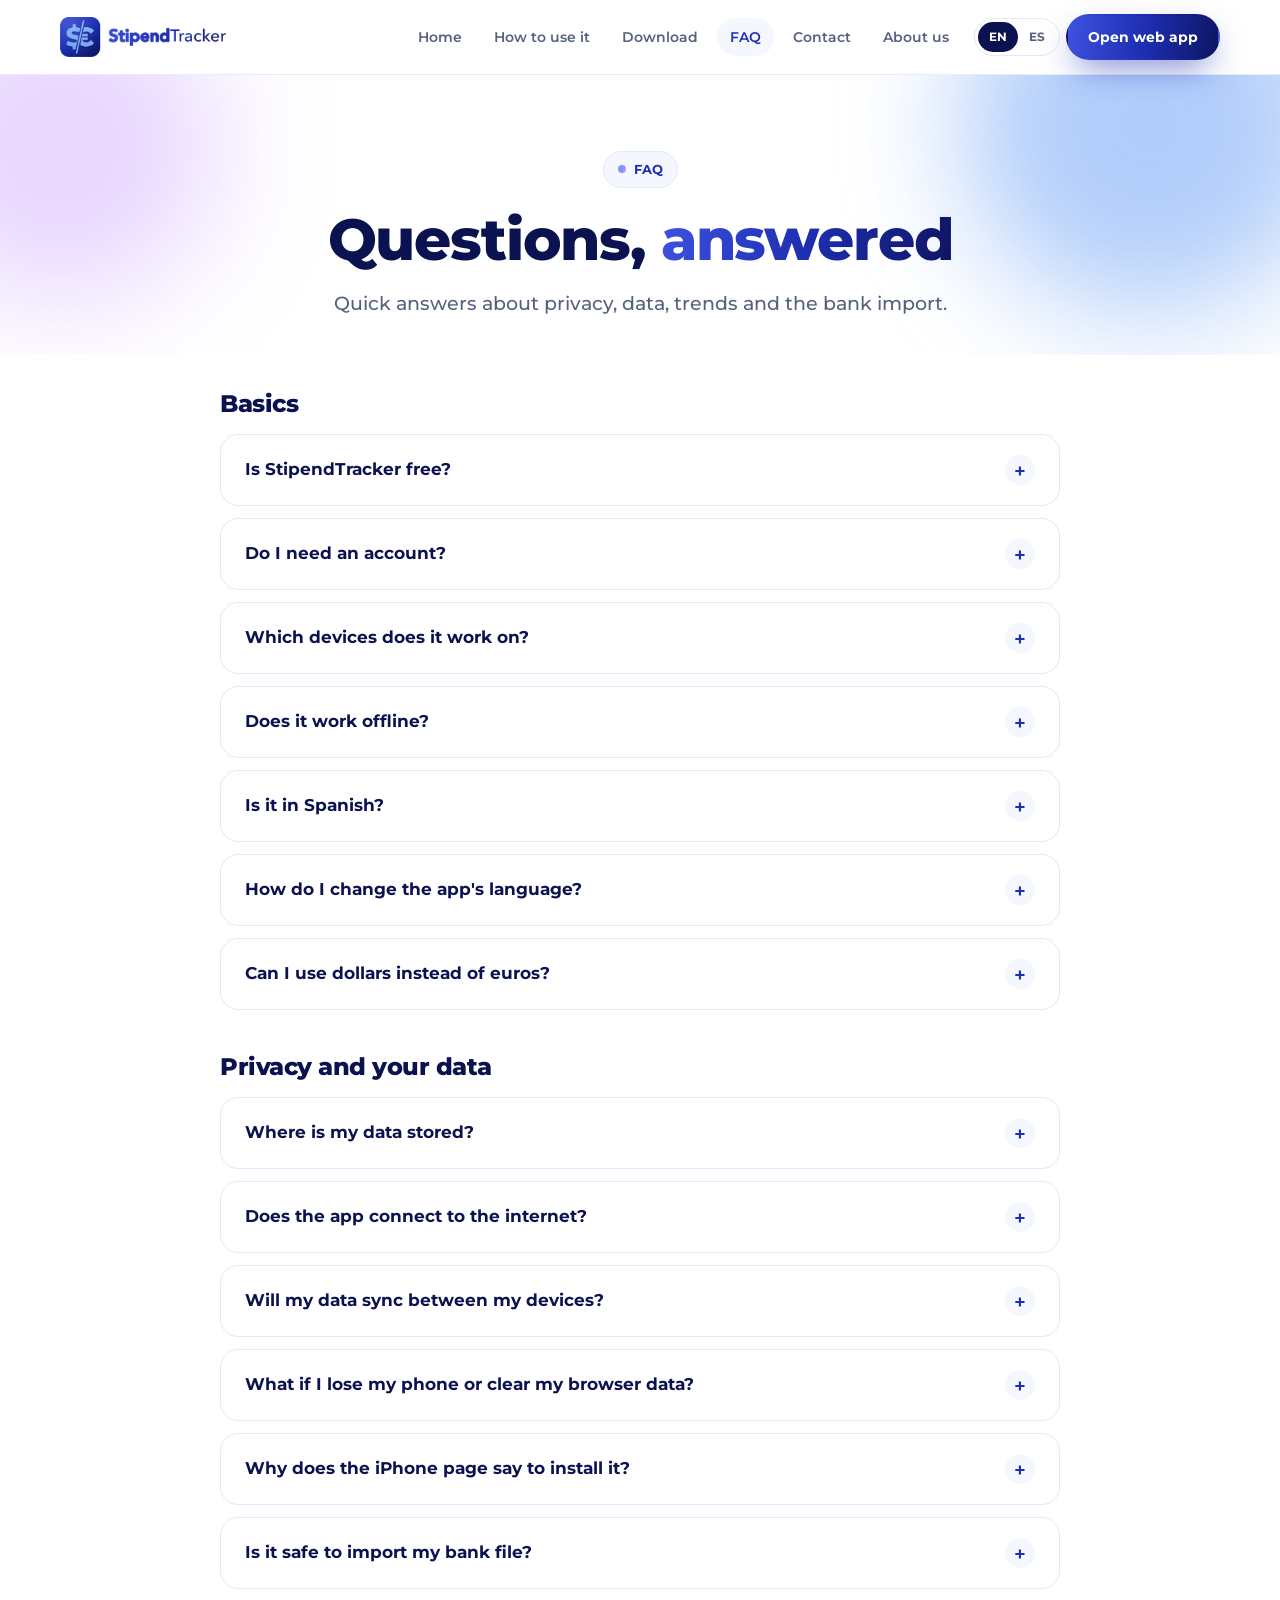
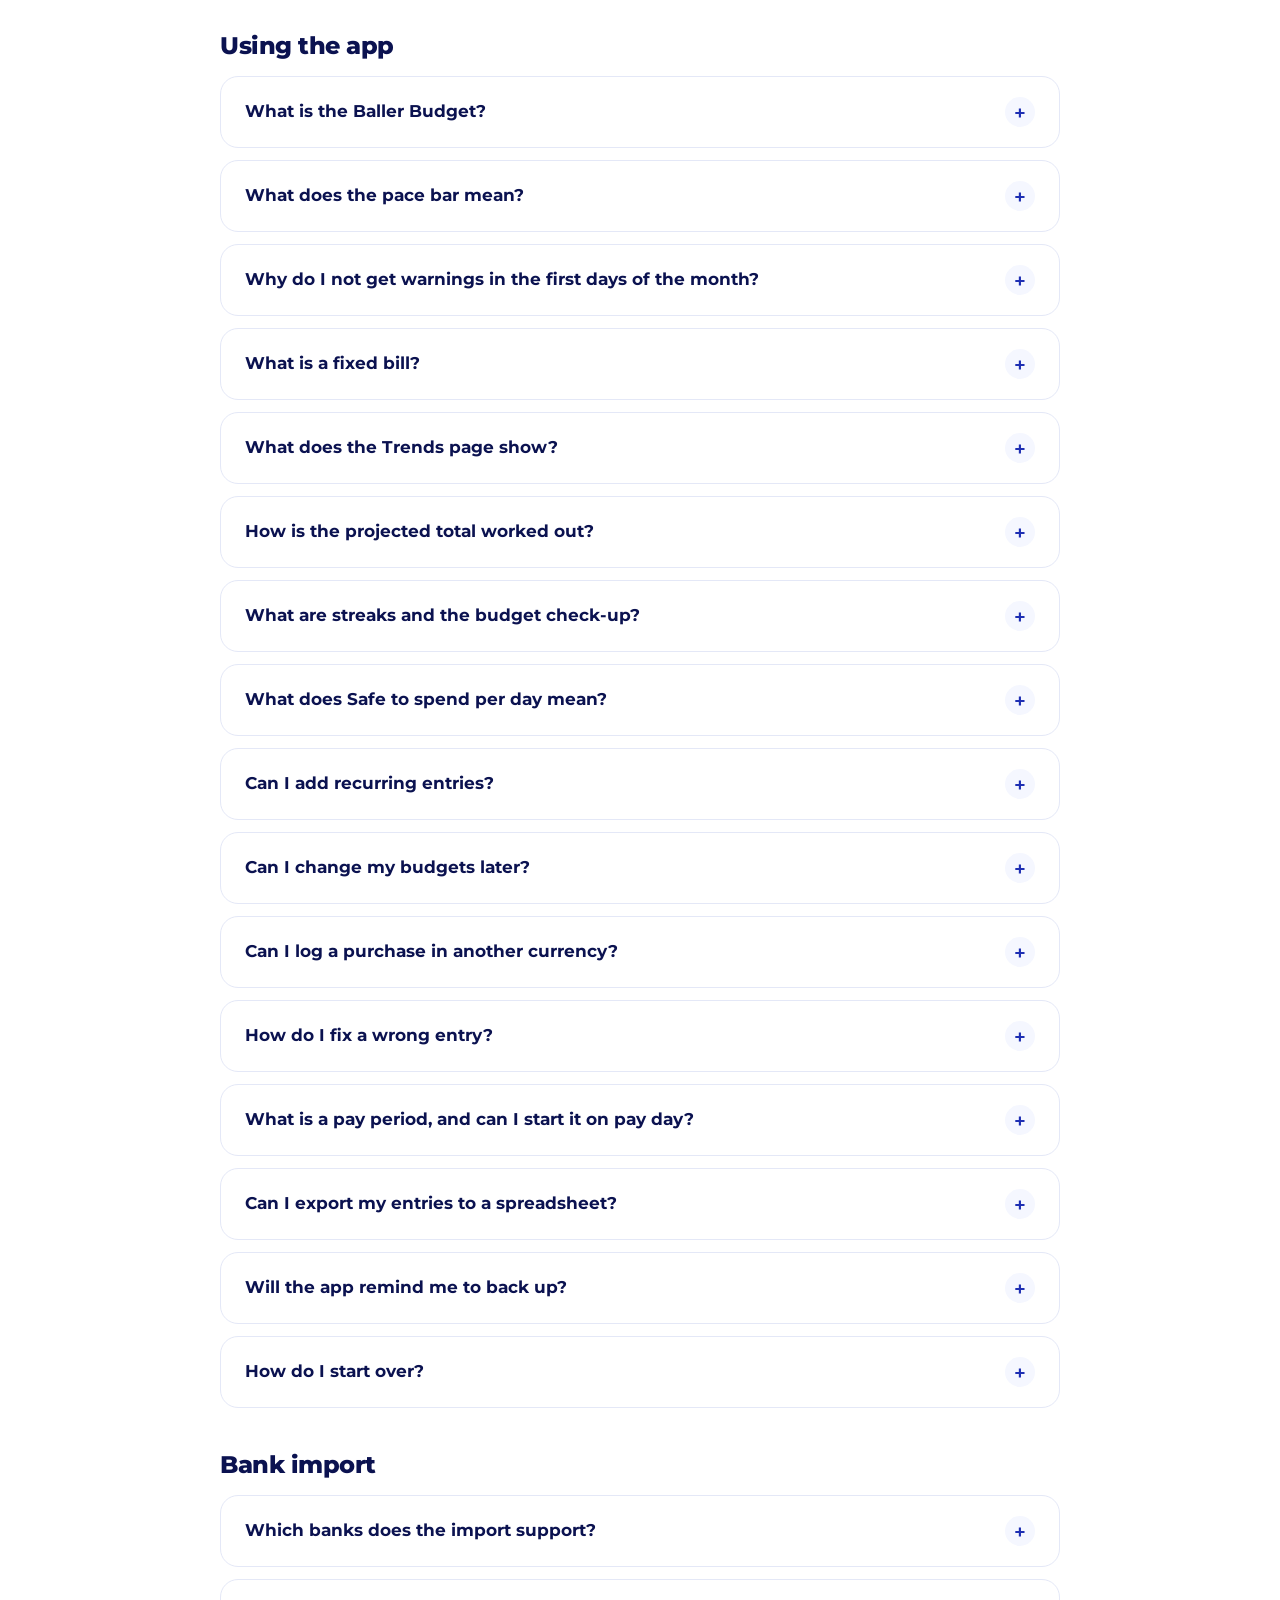
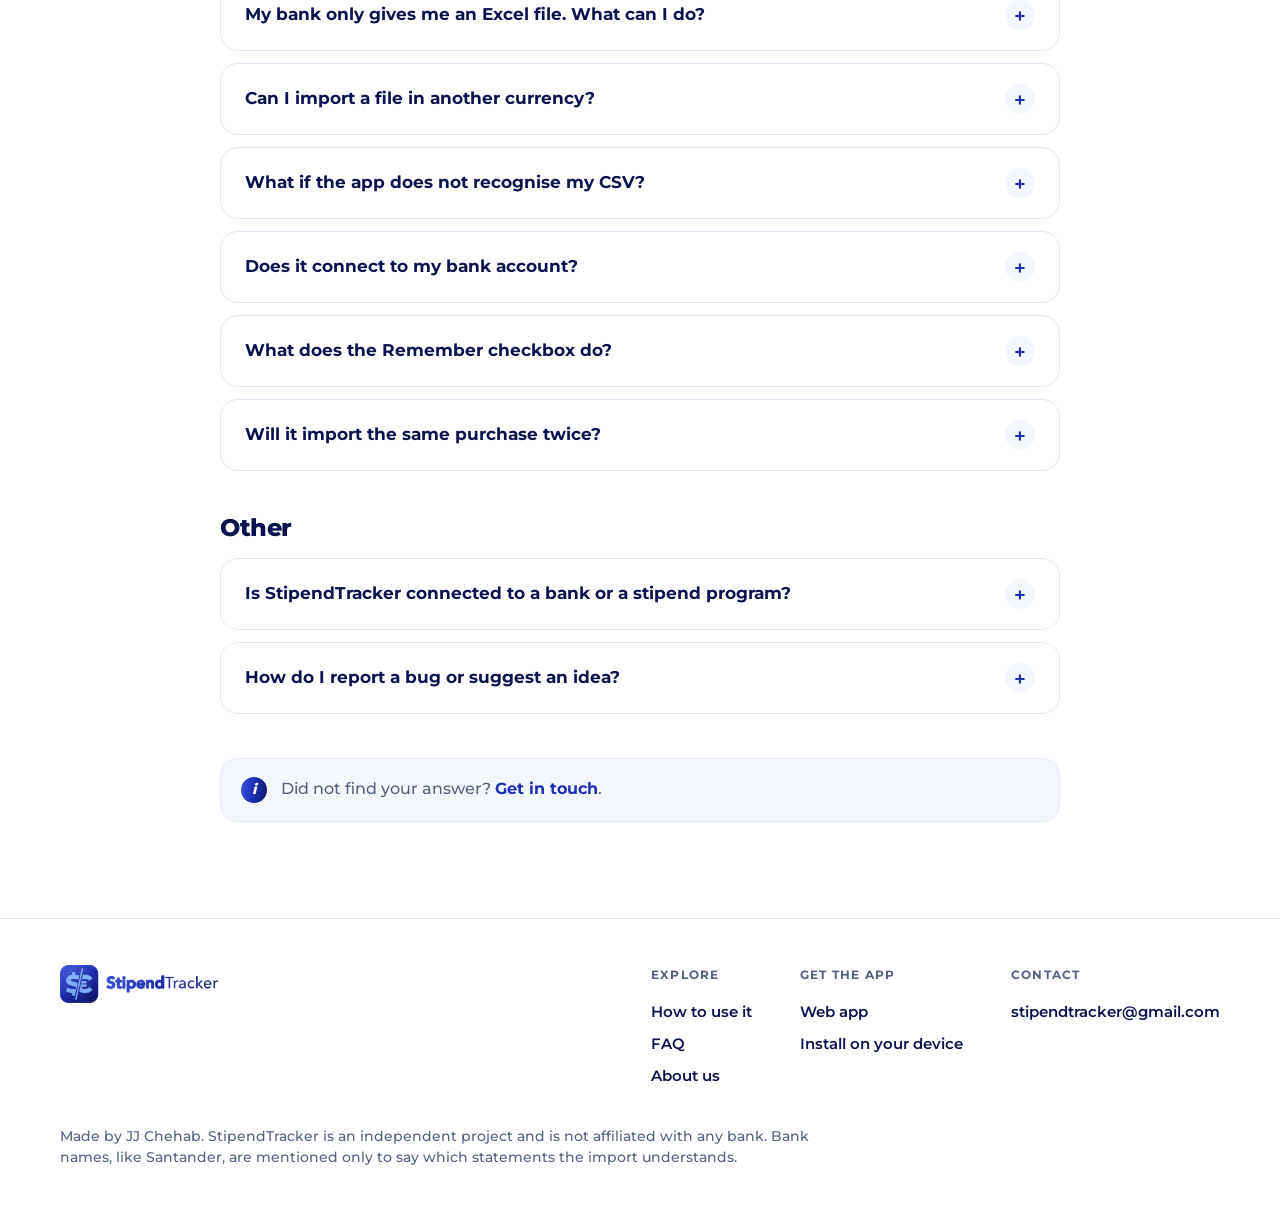
<file: faq.html>
<!doctype html>
<html lang="en">
<head>
  <meta charset="utf-8">
  <meta name="viewport" content="width=device-width, initial-scale=1">
  <title>StipendTracker FAQ</title>
  <meta name="description" content="Answers about StipendTracker: privacy, offline use, backups, the Baller Budget and importing a bank file.">
  <meta name="theme-color" content="#ffffff">
  <meta property="og:title" content="StipendTracker FAQ">
  <meta property="og:description" content="Answers about StipendTracker: privacy, offline use, backups, the Baller Budget and importing a bank file.">
  <meta property="og:image" content="assets/logo-full.png">
  <link rel="icon" href="assets/favicon.png">
  <link rel="apple-touch-icon" href="assets/icon-192.png">
  <link rel="stylesheet" href="css/site.css">
</head>
<body data-page="faq">

<header class="header">
  <div class="wrap">
    <a class="brand" href="index.html" aria-label="StipendTracker home"><img src="assets/logo-full.png" alt="StipendTracker" width="900" height="217"></a>
    <button class="menu-toggle" aria-label="Menu" aria-expanded="false">☰</button>
    <nav class="nav">
      <a class="link" href="index.html" data-i="nav.home">Home</a>
      <a class="link" href="how-to.html" data-i="nav.how">How to use it</a>
      <a class="link" href="download.html" data-i="nav.download">Download</a>
      <a class="link" href="faq.html" aria-current="page" data-i="nav.faq">FAQ</a>
      <a class="link" href="contact.html" data-i="nav.contact">Contact</a>
      <a class="link" href="about.html" data-i="nav.about">About us</a>
      <div class="lang" role="group" aria-label="Language"><button data-lang="en" class="on">EN</button><button data-lang="es">ES</button></div>
      <a class="btn primary small" data-app-link href="#" data-i="nav.open">Open web app</a>
    </nav>
  </div>
</header>

<main>
  <section class="page-hero">
    <div class="blob b1"></div><div class="blob b2"></div>
    <div class="wrap">
      <span class="eyebrow"><i></i><span data-i="faq.pill">FAQ</span></span>
      <h1 data-i="faq.h1">Questions, <span class="gt">answered</span></h1>
      <p class="lead" data-i="faq.lead">Quick answers about privacy, data, trends and the bank import.</p>
      
    </div>
  </section>
  <section class="section" style="padding-top:36px"><div class="wrap faq-wrap">
<div class="faq-group"><h2 data-i="fg1">Basics</h2>
<details class="reveal"><summary><span data-i="fq1">Is StipendTracker free?</span></summary><div class="answer"><p data-i="fa1">Yes. There is nothing to buy and no subscription.</p></div></details>
<details class="reveal"><summary><span data-i="fq2">Do I need an account?</span></summary><div class="answer"><p data-i="fa2">No. There is no sign-up and no login. Open it and start.</p></div></details>
<details class="reveal"><summary><span data-i="fq3">Which devices does it work on?</span></summary><div class="answer"><p data-i="fa3">The web app works on Windows, Mac, iPhone, Android and Chromebook, in any modern browser, and you can install it like an app. See the <a href="download.html">Download page</a> for the steps.</p></div></details>
<details class="reveal"><summary><span data-i="fq4">Does it work offline?</span></summary><div class="answer"><p data-i="fa4">Yes. After you open the web app once, it keeps a copy on your device and opens with no internet. Installing it to your home screen or Start menu makes this even smoother.</p></div></details>
<details class="reveal"><summary><span data-i="fq5">Is it in Spanish?</span></summary><div class="answer"><p data-i="fa5">Yes. Both this website and the app are available in English and Spanish. The app starts in English, and you can switch to Spanish at any time.</p></div></details>
<details class="reveal"><summary><span data-i="fq6">How do I change the app's language?</span></summary><div class="answer"><p data-i="fa6">Open <b>Settings</b> and choose <b>English</b> or <b>Español</b> under <b>Language</b>. In the first step of the setup, you can also pick the language. The app remembers your choice on that device. Your data and category names are never changed when you switch. If you set up the app in Spanish, the starting categories have Spanish names.</p></div></details>
<details class="reveal"><summary><span data-i="fq7">Can I use dollars instead of euros?</span></summary><div class="answer"><p data-i="fa7">Yes. Choose €, $ or £ as your budget currency in setup or in Settings. You can also log a single purchase in either of the other currencies, and the app converts it for you.</p></div></details>
</div>
<div class="faq-group"><h2 data-i="fg2">Privacy and your data</h2>
<details class="reveal"><summary><span data-i="fq8">Where is my data stored?</span></summary><div class="answer"><p data-i="fa8">Only on your own device. The app uses your browser's storage on that device. There are no accounts and no servers, so nobody else can see your numbers.</p></div></details>
<details class="reveal"><summary><span data-i="fq9">Does the app connect to the internet?</span></summary><div class="answer"><p data-i="fa9">Only for one thing: exchange rates. If you log an entry or import a file in another currency, the app asks a free public service for the rate, sending just the two currencies and the date (for example, dollars to euros on one day). Your amounts, entry names, categories and budgets are never sent. The rate is saved so the app keeps working offline.</p></div></details>
<details class="reveal"><summary><span data-i="fq10">Will my data sync between my devices?</span></summary><div class="answer"><p data-i="fa10">No. Each device keeps its own data and they do not share it. That is the trade-off for keeping everything private. Pick one main device, and use backup files if you need to move data.</p></div></details>
<details class="reveal"><summary><span data-i="fq11">What if I lose my phone or clear my browser data?</span></summary><div class="answer"><p data-i="fa11">The data goes with it, unless you saved a backup. In Settings, use <b>Save backup file</b> now and then (after each month is a good habit) and keep the file somewhere safe. <b>Restore from backup</b> brings everything back.</p></div></details>
<details class="reveal"><summary><span data-i="fq12">Why does the iPhone page say to install it?</span></summary><div class="answer"><p data-i="fa12">Safari can clear a regular website's data after about a week without use. A web app added to the Home Screen is exempt from that, so installing protects your data.</p></div></details>
<details class="reveal"><summary><span data-i="fq13">Is it safe to import my bank file?</span></summary><div class="answer"><p data-i="fa13">The file is read right on your device. It is never uploaded, and the app does not connect to your bank. You choose what to import, and the file itself is not kept.</p></div></details>
</div>
<div class="faq-group"><h2 data-i="fg3">Using the app</h2>
<details class="reveal"><summary><span data-i="fq14">What is the Baller Budget?</span></summary><div class="answer"><p data-i="fa14">A savings buffer. Whatever you do not spend in a finished month rolls into it, and you can add your own funds too. When you want to spend without guilt, pick Baller Budget as the category.</p></div></details>
<details class="reveal"><summary><span data-i="fq15">What does the pace bar mean?</span></summary><div class="answer"><p data-i="fa15">The coloured bar is what you have spent. The white mark is where you should be by today if you spent evenly through the month. Green is on pace, yellow is a little high and red is way over.</p></div></details>
<details class="reveal"><summary><span data-i="fq16">Why do I not get warnings in the first days of the month?</span></summary><div class="answer"><p data-i="fa16">Early in the month, big bills can make a category look off track when it is not. For the first three days, only going over a full budget is flagged. Pace warnings start on day four.</p></div></details>
<details class="reveal"><summary><span data-i="fq17">What is a fixed bill?</span></summary><div class="answer"><p data-i="fa17">Something you pay in one go, like rent. Fixed bills are measured against their full amount instead of a day-by-day pace, so they do not look overspent the day they are paid.</p></div></details>
<details class="reveal"><summary><span data-i="fq18">What does the Trends page show?</span></summary><div class="answer"><p data-i="fa18">A set of boxes: this month against your usual, spending per period with a projected total, your pace through the month, how much is safe to spend per day, a calendar of daily spending, your Baller Budget over time and your biggest purchases. Streaks and the budget check-up are in Trends too.</p></div></details>
<details class="reveal"><summary><span data-i="fq19">How is the projected total worked out?</span></summary><div class="answer"><p data-i="fa19">In the first half of a period it uses the average of your finished periods, because a few early purchases say little about the whole period. After the halfway point it switches to your pace: what you have spent, plus your daily average on everyday categories for the days that remain, plus any fixed bills not yet paid.</p></div></details>
<details class="reveal"><summary><span data-i="fq20">What are streaks and the budget check-up?</span></summary><div class="answer"><p data-i="fa20">A streak counts how many finished periods in a row you stayed under your total budget, and category streaks do the same for single categories. The budget check-up looks at your last few finished periods and suggests which budgets could be lowered, which are running high and which look right-sized. It needs three finished periods.</p></div></details>
<details class="reveal"><summary><span data-i="fq21">What does Safe to spend per day mean?</span></summary><div class="answer"><p data-i="fa21">What is left of this period's budget, minus any fixed bills you have not paid yet, divided by the days remaining. It turns red when you are over budget.</p></div></details>
<details class="reveal"><summary><span data-i="fq22">Can I add recurring entries?</span></summary><div class="answer"><p data-i="fa22">Yes, monthly ones. In Settings, add something like rent or a subscription once, choose the day of the month, and the app adds it for you every month. You can remove it at any time.</p></div></details>
<details class="reveal"><summary><span data-i="fq23">Can I change my budgets later?</span></summary><div class="answer"><p data-i="fa23">Yes, in Settings. Changes apply from the current month onward. Past months keep the budgets they had, so your history stays honest.</p></div></details>
<details class="reveal"><summary><span data-i="fq24">Can I log a purchase in another currency?</span></summary><div class="answer"><p data-i="fa24">Yes. In the new-entry form, tap the € or $ button next to the amount. The app converts it into the currency of your budget using that day's exchange rate, and shows both amounts in the entry log. The rate is locked in when you add the entry, so your history never shifts later. If you are offline, it uses the last rate it saved.</p></div></details>
<details class="reveal"><summary><span data-i="fq25">How do I fix a wrong entry?</span></summary><div class="answer"><p data-i="fa25">Use <b>Undo last entry</b> right after adding it. For an older one, open its category in the side menu and press <b>Edit</b> next to the entry. You can change the amount, category, date and name. <b>Delete</b> removes it.</p></div></details>
<details class="reveal"><summary><span data-i="fq26">What is a pay period, and can I start it on pay day?</span></summary><div class="answer"><p data-i="fa26">Yes. During setup (or later in Settings) pick the day your stipend arrives, from 1 to 28 or the last day of the month. Each period runs from that day to the day before the next one, and your history, budgets and Baller Budget follow the same periods. If you change the day later, it applies from your next period, so past ones are never rewritten.</p></div></details>
<details class="reveal"><summary><span data-i="fq27">Can I export my entries to a spreadsheet?</span></summary><div class="answer"><p data-i="fa27">Yes. In Settings, choose <b>This period</b> or <b>Everything</b> under <b>Export to a spreadsheet</b>. You get a CSV file that opens in Excel, Numbers or Google Sheets. Any past period also has an <b>Export CSV</b> button.</p></div></details>
<details class="reveal"><summary><span data-i="fq28">Will the app remind me to back up?</span></summary><div class="answer"><p data-i="fa28">Yes, gently. If more than a month has passed since your last backup, a banner on the home screen offers to save one with a single tap, or to remind you later.</p></div></details>
<details class="reveal"><summary><span data-i="fq29">How do I start over?</span></summary><div class="answer"><p data-i="fa29">In Settings, choose <b>Reset all data</b>. It asks you to confirm, then takes you back to setup. Save a backup first if you might want the old data.</p></div></details>
</div>
<div class="faq-group"><h2 data-i="fg4">Bank import</h2>
<details class="reveal"><summary><span data-i="fq30">Which banks does the import support?</span></summary><div class="answer"><p data-i="fa30">Santander (Spain) account-movements PDFs, and CSV files from most banks. It recognises the layouts of several common banks, such as Chase, Bank of America, Wells Fargo, Citi, Capital One and BBVA. For any other bank, a quick screen lets you match the columns yourself. If a file does not work, email me and I will look into it.</p></div></details>
<details class="reveal"><summary><span data-i="fq31">My bank only gives me an Excel file. What can I do?</span></summary><div class="answer"><p data-i="fa31">Open it in Excel or Numbers, choose <b>File</b>, then <b>Save As</b> (or <b>Export</b>), then <b>CSV</b>. Then import that CSV file.</p></div></details>
<details class="reveal"><summary><span data-i="fq32">Can I import a file in another currency?</span></summary><div class="answer"><p data-i="fa32">Yes. On the review screen, choose the currency of the file. Each purchase is converted into your budget currency using the exchange rate from its own date, and the entry keeps the original amount and the rate used. It needs an internet connection once to look up the rates. Rates you have used before are saved on your device.</p></div></details>
<details class="reveal"><summary><span data-i="fq33">What if the app does not recognise my CSV?</span></summary><div class="answer"><p data-i="fa33">A <b>Match the columns</b> screen opens with its best guesses filled in. Choose which column is the date, the description and the amount (or money out and money in), say whether purchases show as negative or positive, and check the preview. You can reopen it any time with <b>Adjust columns</b>.</p></div></details>
<details class="reveal"><summary><span data-i="fq34">Does it connect to my bank account?</span></summary><div class="answer"><p data-i="fa34">No. You download a file from your bank and add it yourself. That is why nothing leaves your device.</p></div></details>
<details class="reveal"><summary><span data-i="fq35">What does the Remember checkbox do?</span></summary><div class="answer"><p data-i="fa35">It remembers which category you picked for a store, so next time that store is sorted automatically. Leave it unticked for stores where you buy different kinds of things.</p></div></details>
<details class="reveal"><summary><span data-i="fq36">Will it import the same purchase twice?</span></summary><div class="answer"><p data-i="fa36">No. Purchases you have already imported are recognised and skipped, even when two files overlap, such as a week and then the whole month. If an import goes wrong, <b>Undo import</b> removes that whole batch.</p></div></details>
</div>
<div class="faq-group"><h2 data-i="fg5">Other</h2>
<details class="reveal"><summary><span data-i="fq37">Is StipendTracker connected to a bank or a stipend program?</span></summary><div class="answer"><p data-i="fa37">No. It is an independent project made by one person. It is not affiliated with any bank, grant or fellowship program.</p></div></details>
<details class="reveal"><summary><span data-i="fq38">How do I report a bug or suggest an idea?</span></summary><div class="answer"><p data-i="fa38">Email <a href="mailto:stipendtracker@gmail.com">stipendtracker@gmail.com</a>. The <a href="contact.html">Contact page</a> says what is helpful to include.</p></div></details>
</div>

    <div class="note reveal"><div><span data-i="faq.more">Did not find your answer? <a href="contact.html" style="color:var(--blue);font-weight:700">Get in touch</a>.</span></div></div>
  </div></section>
</main>

<footer class="footer">
  <div class="wrap">
    <div class="top">
      <div><img src="assets/logo-full.png" alt="StipendTracker" width="900" height="217"></div>
      <div class="cols">
        <div><h4 data-i="foot.explore">Explore</h4>
          <a href="how-to.html" data-i="nav.how">How to use it</a><a href="faq.html" data-i="nav.faq">FAQ</a><a href="about.html" data-i="nav.about">About us</a></div>
        <div><h4 data-i="foot.get">Get the app</h4>
          <a data-app-link href="#" data-i="foot.web">Web app</a><a href="download.html#install" data-i="foot.win">Install on your device</a></div>
        <div><h4 data-i="nav.contact">Contact</h4>
          <a href="mailto:stipendtracker@gmail.com">stipendtracker@gmail.com</a></div>
      </div>
    </div>
    <p class="fine" data-i="foot.fine">Made by JJ Chehab. StipendTracker is an independent project and is not affiliated with any bank. Bank names, like Santander, are mentioned only to say which statements the import understands.</p>
  </div>
</footer>

<script src="js/i18n-pages.js"></script>
<script src="js/site.js"></script>
</body>
</html>
</file>
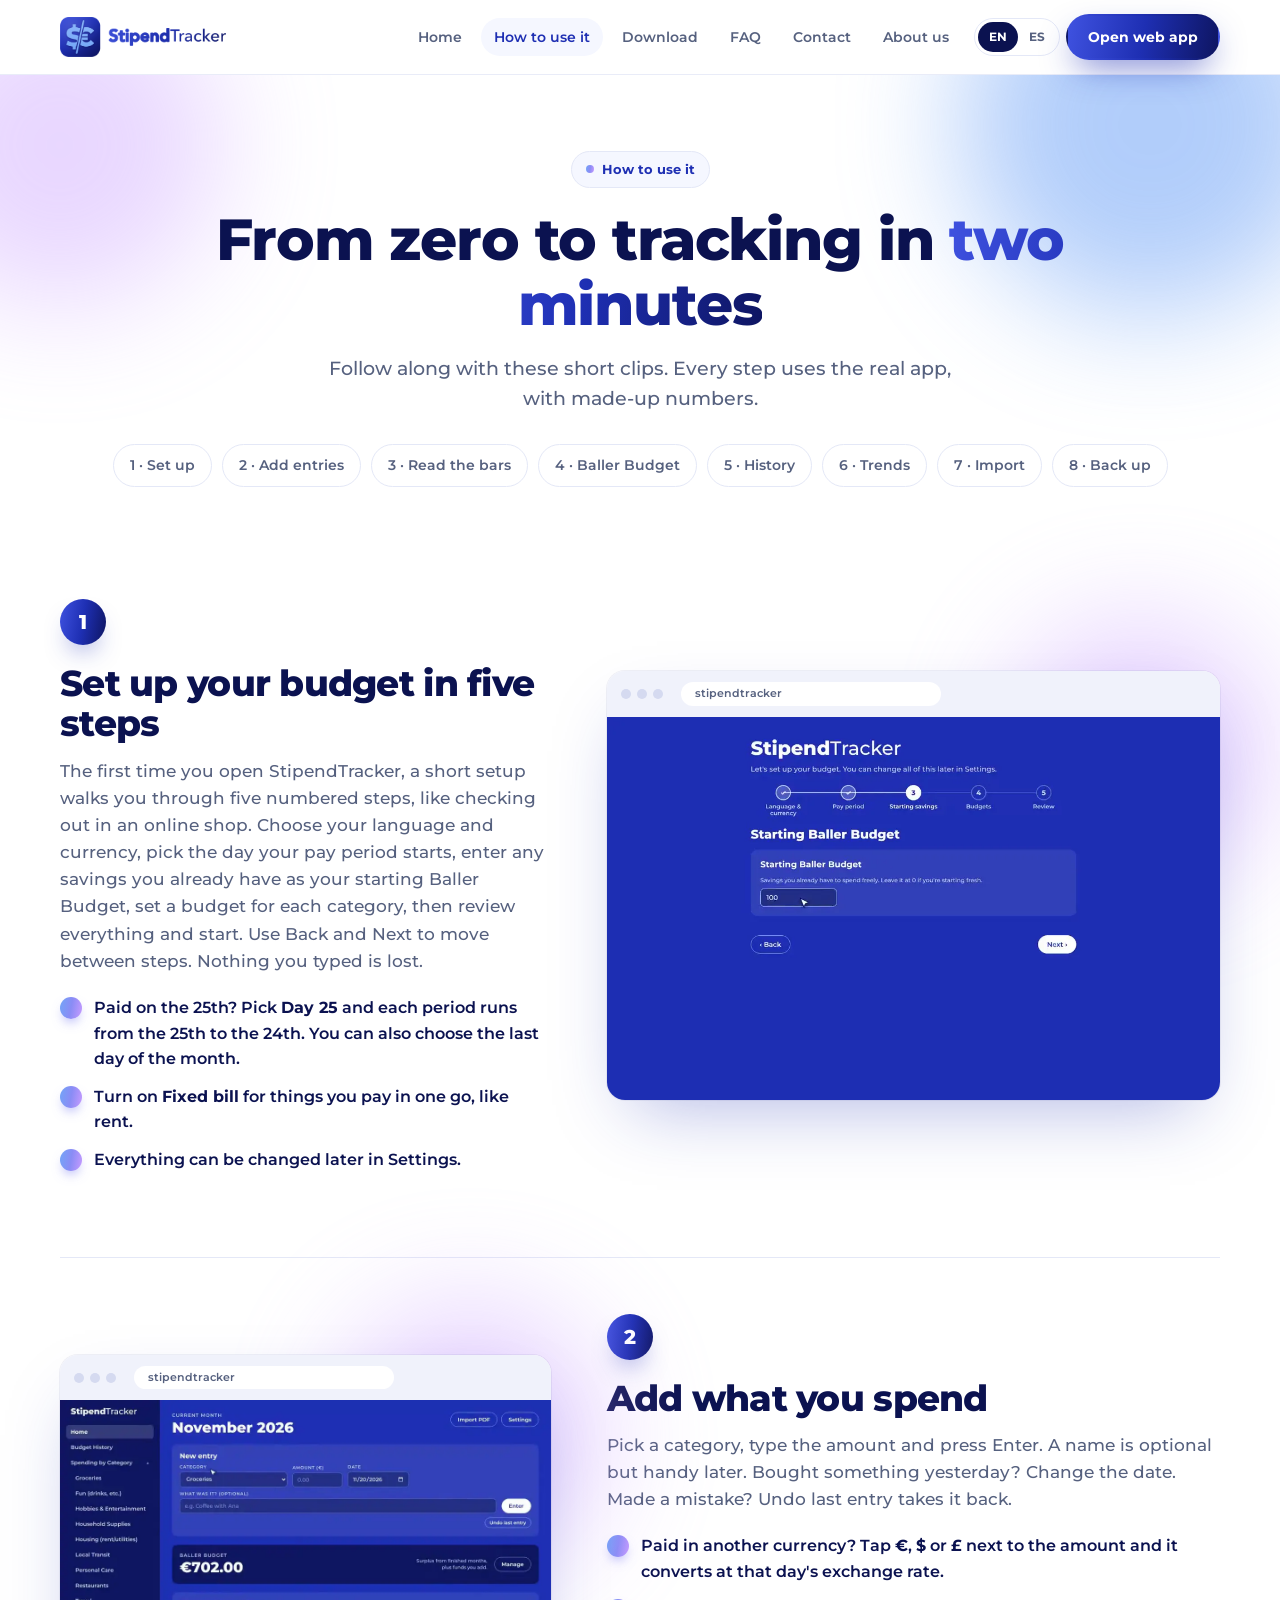
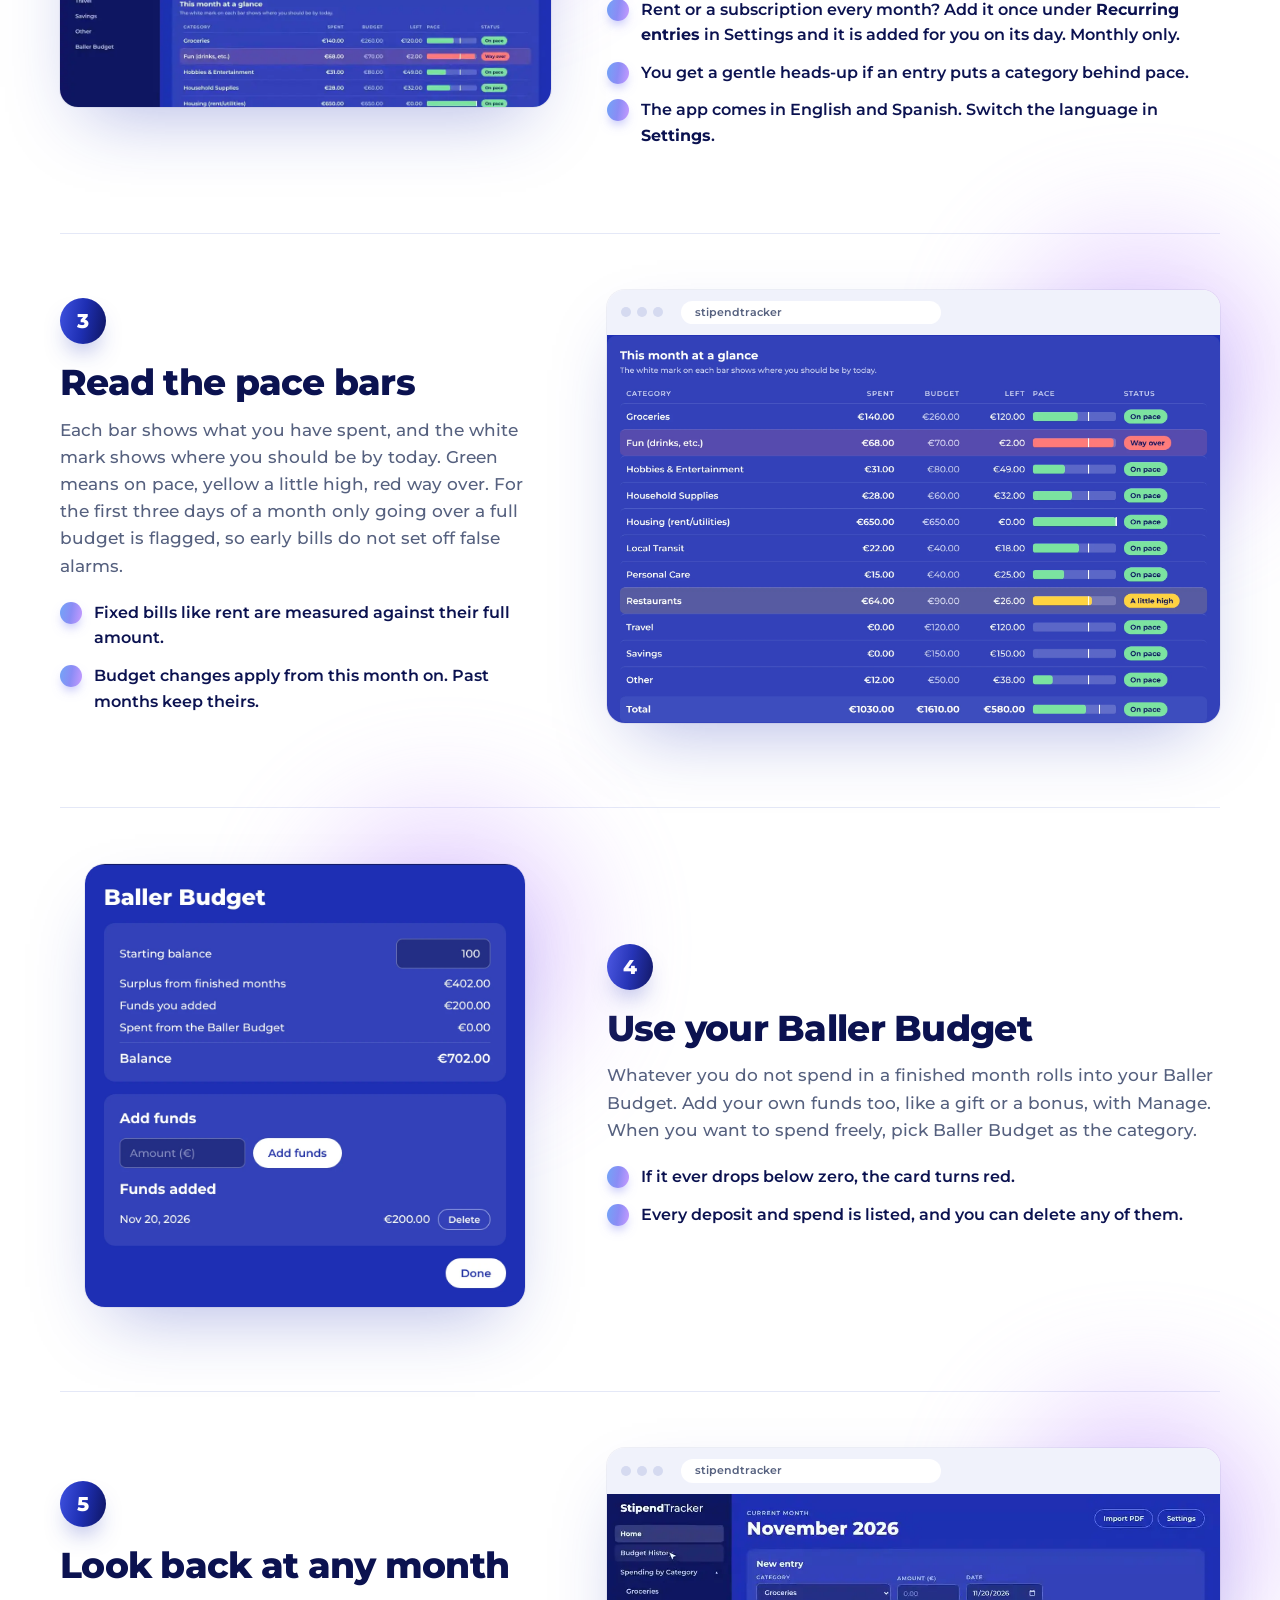
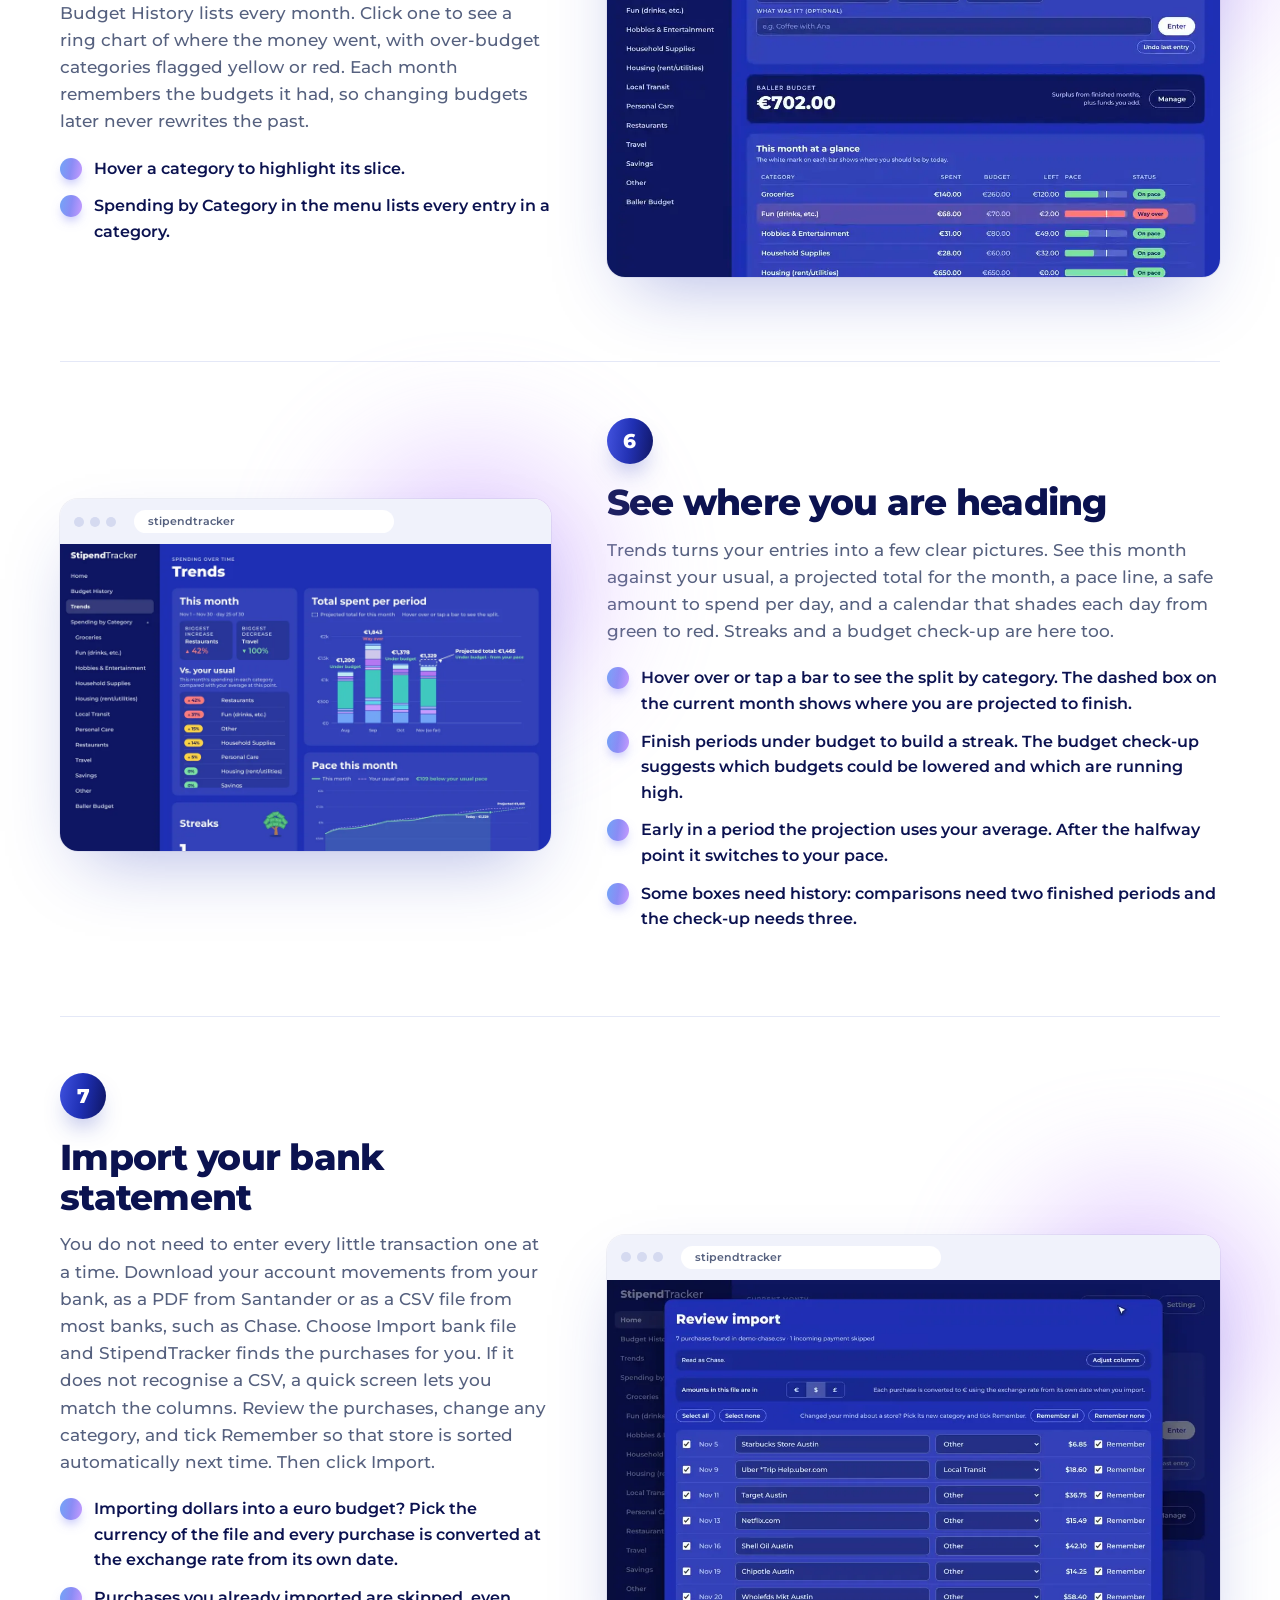
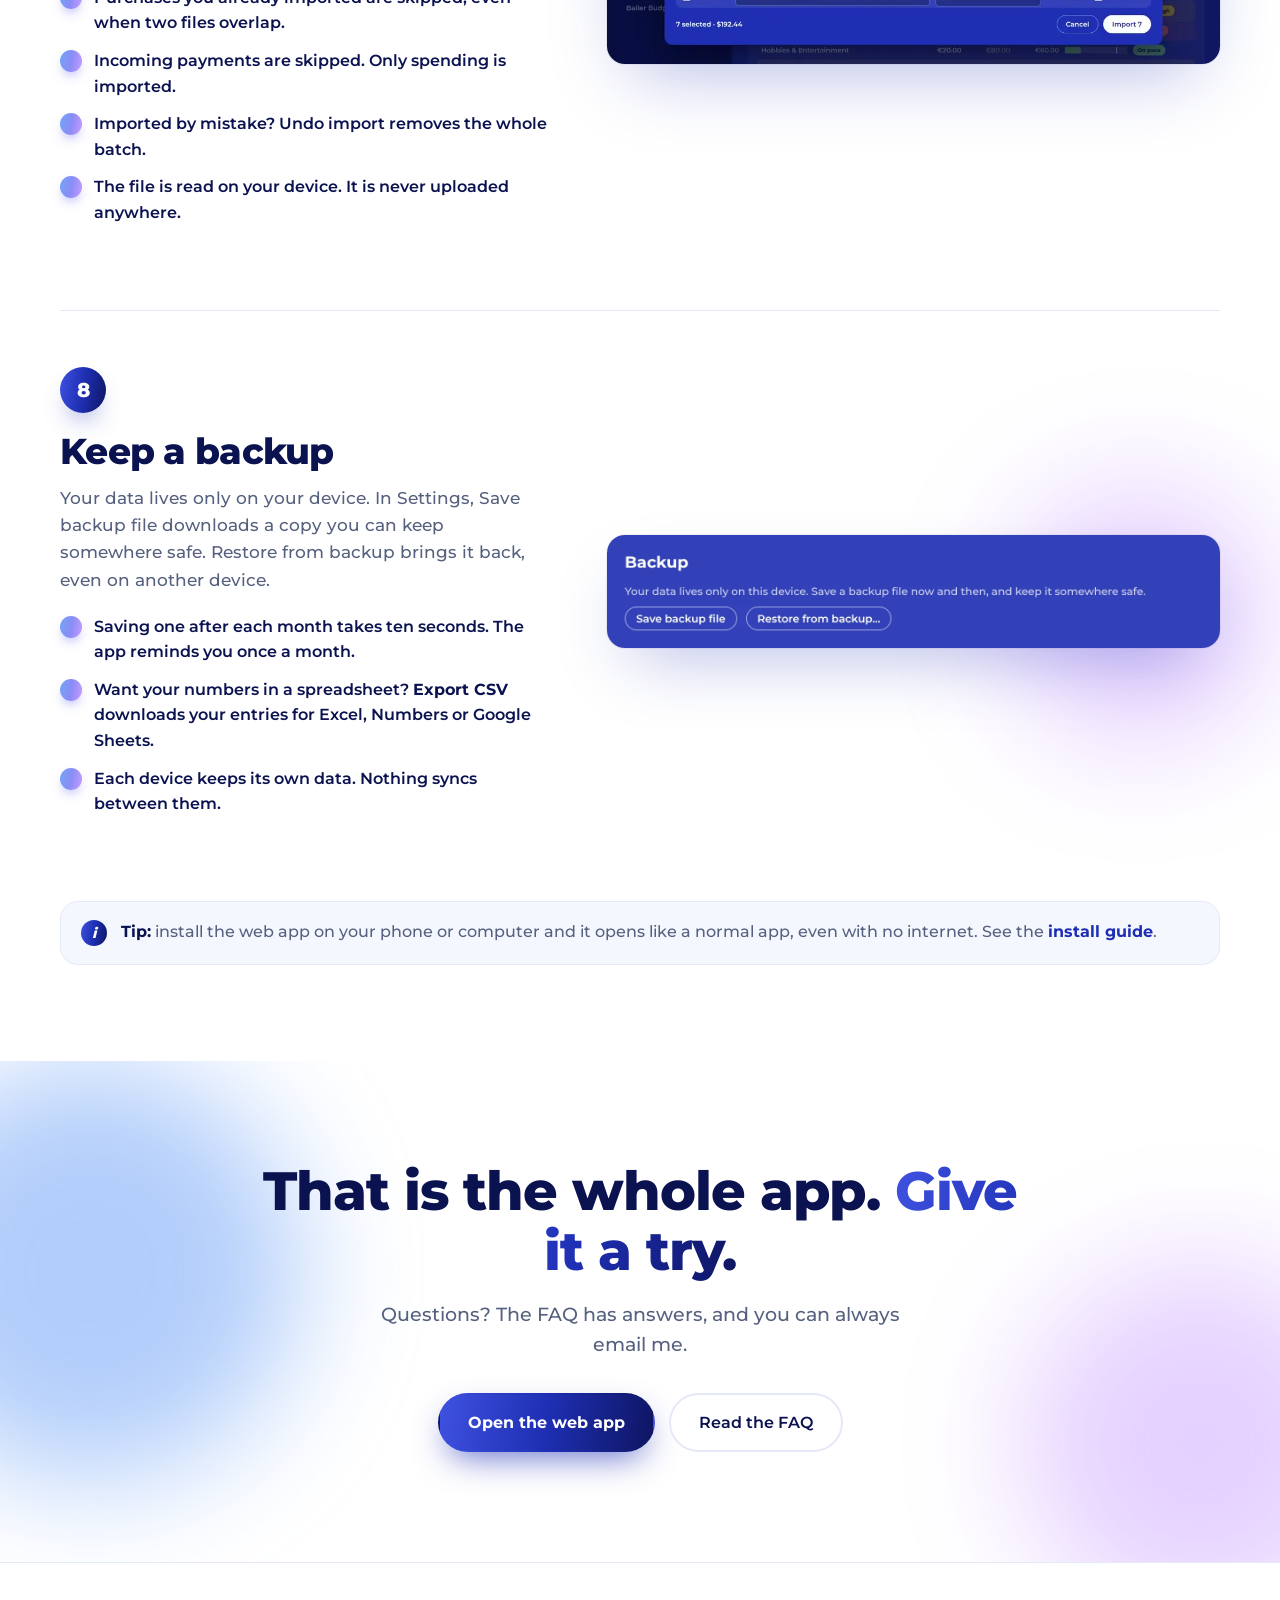
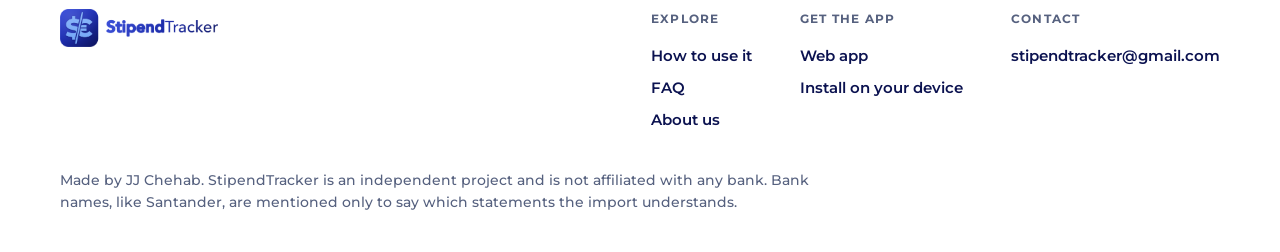
<file: how-to.html>
<!doctype html>
<html lang="en">
<head>
  <meta charset="utf-8">
  <meta name="viewport" content="width=device-width, initial-scale=1">
  <title>How to use StipendTracker</title>
  <meta name="description" content="Step-by-step guide to StipendTracker: set up, add entries, read the pace bars, use the Baller Budget, see your trends, import a bank file and back up.">
  <meta name="theme-color" content="#ffffff">
  <meta property="og:title" content="How to use StipendTracker">
  <meta property="og:description" content="Step-by-step guide to StipendTracker: set up, add entries, read the pace bars, use the Baller Budget, see your trends, import a bank file and back up.">
  <meta property="og:image" content="assets/logo-full.png">
  <link rel="icon" href="assets/favicon.png">
  <link rel="apple-touch-icon" href="assets/icon-192.png">
  <link rel="stylesheet" href="css/site.css">
</head>
<body data-page="how">

<header class="header">
  <div class="wrap">
    <a class="brand" href="index.html" aria-label="StipendTracker home"><img src="assets/logo-full.png" alt="StipendTracker" width="900" height="217"></a>
    <button class="menu-toggle" aria-label="Menu" aria-expanded="false">☰</button>
    <nav class="nav">
      <a class="link" href="index.html" data-i="nav.home">Home</a>
      <a class="link" href="how-to.html" aria-current="page" data-i="nav.how">How to use it</a>
      <a class="link" href="download.html" data-i="nav.download">Download</a>
      <a class="link" href="faq.html" data-i="nav.faq">FAQ</a>
      <a class="link" href="contact.html" data-i="nav.contact">Contact</a>
      <a class="link" href="about.html" data-i="nav.about">About us</a>
      <div class="lang" role="group" aria-label="Language"><button data-lang="en" class="on">EN</button><button data-lang="es">ES</button></div>
      <a class="btn primary small" data-app-link href="#" data-i="nav.open">Open web app</a>
    </nav>
  </div>
</header>

<main>
  <section class="page-hero">
    <div class="blob b1"></div><div class="blob b2"></div>
    <div class="wrap">
      <span class="eyebrow"><i></i><span data-i="how.pill">How to use it</span></span>
      <h1 data-i="how.h1">From zero to tracking in <span class="gt">two minutes</span></h1>
      <p class="lead" data-i="how.lead">Follow along with these short clips. Every step uses the real app, with made-up numbers.</p>
      <div class="jump"><a href="#s1"><span data-i="hj1">1 · Set up</span></a><a href="#s2"><span data-i="hj2">2 · Add entries</span></a><a href="#s3"><span data-i="hj3">3 · Read the bars</span></a><a href="#s4"><span data-i="hj4">4 · Baller Budget</span></a><a href="#s5"><span data-i="hj5">5 · History</span></a><a href="#s6"><span data-i="hj6">6 · Trends</span></a><a href="#s7"><span data-i="hj7">7 · Import</span></a><a href="#s8"><span data-i="hj8">8 · Back up</span></a></div>
    </div>
  </section>
  <section class="section" style="padding-top:20px">
    <div class="wrap steps">
    <article class="step reveal" id="s1">
      <div class="copy"><div class="badge">1</div><h2 data-i="s1h">Set up your budget in five steps</h2><p data-i="s1p">The first time you open StipendTracker, a short setup walks you through five numbered steps, like checking out in an online shop. Choose your language and currency, pick the day your pay period starts, enter any savings you already have as your starting Baller Budget, set a budget for each category, then review everything and start. Use Back and Next to move between steps. Nothing you typed is lost.</p><ul class="ticks"><li><span data-i="s1t1">Paid on the 25th? Pick <b>Day 25</b> and each period runs from the 25th to the 24th. You can also choose the last day of the month.</span></li><li><span data-i="s1t2">Turn on <b>Fixed bill</b> for things you pay in one go, like rent.</span></li><li><span data-i="s1t3">Everything can be changed later in Settings.</span></li></ul></div>
      <div class="media"><div class="blob"></div><div class="browser"><div class="bar"><i></i><i></i><i></i><span>stipendtracker</span></div><video muted loop playsinline preload="none" data-lazy poster="assets/clip-setup-poster.webp" aria-label="Short screen recording"><source src="assets/clip-setup.mp4" type="video/mp4"></video></div></div>
    </article>
    <article class="step reveal flip" id="s2">
      <div class="copy"><div class="badge">2</div><h2 data-i="s2h">Add what you spend</h2><p data-i="s2p">Pick a category, type the amount and press Enter. A name is optional but handy later. Bought something yesterday? Change the date. Made a mistake? Undo last entry takes it back.</p><ul class="ticks"><li><span data-i="s2t1">Paid in another currency? Tap <b>€</b>, <b>$</b> or <b>£</b> next to the amount and it converts at that day's exchange rate.</span></li><li><span data-i="s2t2">Rent or a subscription every month? Add it once under <b>Recurring entries</b> in Settings and it is added for you on its day. Monthly only.</span></li><li><span data-i="s2t3">You get a gentle heads-up if an entry puts a category behind pace.</span></li><li><span data-i="s2t4">The app comes in English and Spanish. Switch the language in <b>Settings</b>.</span></li></ul></div>
      <div class="media"><div class="blob"></div><div class="browser"><div class="bar"><i></i><i></i><i></i><span>stipendtracker</span></div><video muted loop playsinline preload="none" data-lazy poster="assets/clip-entry-poster.webp" aria-label="Short screen recording"><source src="assets/clip-entry.mp4" type="video/mp4"></video></div></div>
    </article>
    <article class="step reveal" id="s3">
      <div class="copy"><div class="badge">3</div><h2 data-i="s3h">Read the pace bars</h2><p data-i="s3p">Each bar shows what you have spent, and the white mark shows where you should be by today. Green means on pace, yellow a little high, red way over. For the first three days of a month only going over a full budget is flagged, so early bills do not set off false alarms.</p><ul class="ticks"><li><span data-i="s3t1">Fixed bills like rent are measured against their full amount.</span></li><li><span data-i="s3t2">Budget changes apply from this month on. Past months keep theirs.</span></li></ul></div>
      <div class="media"><div class="blob"></div><div class="browser"><div class="bar"><i></i><i></i><i></i><span>stipendtracker</span></div><img src="assets/shot-table.webp" alt="This month at a glance: each category with a pace bar and status" width="1912" height="1246" loading="lazy"></div></div>
    </article>
    <article class="step reveal flip" id="s4">
      <div class="copy"><div class="badge">4</div><h2 data-i="s4h">Use your Baller Budget</h2><p data-i="s4p">Whatever you do not spend in a finished month rolls into your Baller Budget. Add your own funds too, like a gift or a bonus, with Manage. When you want to spend freely, pick Baller Budget as the category.</p><ul class="ticks"><li><span data-i="s4t1">If it ever drops below zero, the card turns red.</span></li><li><span data-i="s4t2">Every deposit and spend is listed, and you can delete any of them.</span></li></ul></div>
      <div class="media square"><div class="blob"></div><img class="plain" src="assets/shot-baller.webp" alt="The Baller Budget window with balance, surplus and funds added" width="1120" height="1128" loading="lazy"></div>
    </article>
    <article class="step reveal" id="s5">
      <div class="copy"><div class="badge">5</div><h2 data-i="s5h">Look back at any month</h2><p data-i="s5p">Budget History lists every month. Click one to see a ring chart of where the money went, with over-budget categories flagged yellow or red. Each month remembers the budgets it had, so changing budgets later never rewrites the past.</p><ul class="ticks"><li><span data-i="s5t1">Hover a category to highlight its slice.</span></li><li><span data-i="s5t2">Spending by Category in the menu lists every entry in a category.</span></li></ul></div>
      <div class="media"><div class="blob"></div><div class="browser"><div class="bar"><i></i><i></i><i></i><span>stipendtracker</span></div><video muted loop playsinline preload="none" data-lazy poster="assets/clip-history-poster.webp" aria-label="Short screen recording"><source src="assets/clip-history.mp4" type="video/mp4"></video></div></div>
    </article>
    <article class="step reveal flip" id="s6">
      <div class="copy"><div class="badge">6</div><h2 data-i="s6h">See where you are heading</h2><p data-i="s6p">Trends turns your entries into a few clear pictures. See this month against your usual, a projected total for the month, a pace line, a safe amount to spend per day, and a calendar that shades each day from green to red. Streaks and a budget check-up are here too.</p><ul class="ticks"><li><span data-i="s6t1">Hover over or tap a bar to see the split by category. The dashed box on the current month shows where you are projected to finish.</span></li><li><span data-i="s6t2">Finish periods under budget to build a streak. The budget check-up suggests which budgets could be lowered and which are running high.</span></li><li><span data-i="s6t3">Early in a period the projection uses your average. After the halfway point it switches to your pace.</span></li><li><span data-i="s6t4">Some boxes need history: comparisons need two finished periods and the check-up needs three.</span></li></ul></div>
      <div class="media"><div class="blob"></div><div class="browser"><div class="bar"><i></i><i></i><i></i><span>stipendtracker</span></div><video muted loop playsinline preload="none" data-lazy poster="assets/clip-trends-poster.webp" aria-label="Short screen recording"><source src="assets/clip-trends.mp4" type="video/mp4"></video></div></div>
    </article>
    <article class="step reveal" id="s7">
      <div class="copy"><div class="badge">7</div><h2 data-i="s7h">Import your bank statement</h2><p data-i="s7p">You do not need to enter every little transaction one at a time. Download your account movements from your bank, as a PDF from Santander or as a CSV file from most banks, such as Chase. Choose Import bank file and StipendTracker finds the purchases for you. If it does not recognise a CSV, a quick screen lets you match the columns. Review the purchases, change any category, and tick Remember so that store is sorted automatically next time. Then click Import.</p><ul class="ticks"><li><span data-i="s7t1">Importing dollars into a euro budget? Pick the currency of the file and every purchase is converted at the exchange rate from its own date.</span></li><li><span data-i="s7t2">Purchases you already imported are skipped, even when two files overlap.</span></li><li><span data-i="s7t3">Incoming payments are skipped. Only spending is imported.</span></li><li><span data-i="s7t4">Imported by mistake? Undo import removes the whole batch.</span></li><li><span data-i="s7t5">The file is read on your device. It is never uploaded anywhere.</span></li></ul></div>
      <div class="media"><div class="blob"></div><div class="browser"><div class="bar"><i></i><i></i><i></i><span>stipendtracker</span></div><video muted loop playsinline preload="none" data-lazy poster="assets/clip-import-poster.webp" aria-label="Short screen recording"><source src="assets/clip-import.mp4" type="video/mp4"></video></div></div>
    </article>
    <article class="step reveal" id="s8">
      <div class="copy"><div class="badge">8</div><h2 data-i="s8h">Keep a backup</h2><p data-i="s8p">Your data lives only on your device. In Settings, Save backup file downloads a copy you can keep somewhere safe. Restore from backup brings it back, even on another device.</p><ul class="ticks"><li><span data-i="s8t1">Saving one after each month takes ten seconds. The app reminds you once a month.</span></li><li><span data-i="s8t2">Want your numbers in a spreadsheet? <b>Export CSV</b> downloads your entries for Excel, Numbers or Google Sheets.</span></li><li><span data-i="s8t3">Each device keeps its own data. Nothing syncs between them.</span></li></ul></div>
      <div class="media"><div class="blob"></div><img class="plain" src="assets/shot-backup.webp" alt="The Backup section in Settings" width="1384" height="256" loading="lazy"></div>
    </article>
      <div class="note reveal"><div><span data-i="how.note"><b>Tip:</b> install the web app on your phone or computer and it opens like a normal app, even with no internet. See the <a href="download.html#install" style="color:var(--blue);font-weight:700">install guide</a>.</span></div></div>
    </div>
  </section>
  <section class="cta">
    <div class="blob b1"></div><div class="blob b2"></div>
    <div class="wrap reveal">
      <h2 data-i="how.cta">That is the whole app. <span class="gt">Give it a try.</span></h2>
      <p data-i="how.ctap">Questions? The FAQ has answers, and you can always email me.</p>
      <div class="cta-row"><a class="btn primary" data-app-link href="#" data-i="btn.open">Open the web app</a><a class="btn ghost" href="faq.html" data-i="how.faq">Read the FAQ</a></div>
    </div>
  </section>
</main>

<footer class="footer">
  <div class="wrap">
    <div class="top">
      <div><img src="assets/logo-full.png" alt="StipendTracker" width="900" height="217"></div>
      <div class="cols">
        <div><h4 data-i="foot.explore">Explore</h4>
          <a href="how-to.html" data-i="nav.how">How to use it</a><a href="faq.html" data-i="nav.faq">FAQ</a><a href="about.html" data-i="nav.about">About us</a></div>
        <div><h4 data-i="foot.get">Get the app</h4>
          <a data-app-link href="#" data-i="foot.web">Web app</a><a href="download.html#install" data-i="foot.win">Install on your device</a></div>
        <div><h4 data-i="nav.contact">Contact</h4>
          <a href="mailto:stipendtracker@gmail.com">stipendtracker@gmail.com</a></div>
      </div>
    </div>
    <p class="fine" data-i="foot.fine">Made by JJ Chehab. StipendTracker is an independent project and is not affiliated with any bank. Bank names, like Santander, are mentioned only to say which statements the import understands.</p>
  </div>
</footer>

<script src="js/i18n-pages.js"></script>
<script src="js/site.js"></script>
</body>
</html>
</file>
<file: css/site.css>
@font-face {
  font-family: "Montserrat";
  src: url("../assets/fonts/Montserrat.ttf") format("truetype");
  font-weight: 100 900;
  font-style: normal;
  font-display: swap;
}

:root {
  --blue: #1E2FB3;
  --blue2: #3F52E0;
  --navy: #0E1561;
  --sky: #72A5F7;
  --lilac: #C79BFF;
  --aqua: #5ED6E8;
  --ink: #0B1250;
  --muted: #56617F;
  --line: #E4E8F7;
  --soft: #F5F7FF;
  --grad: linear-gradient(100deg, #3F52E0 0%, #1E2FB3 50%, #0E1561 100%);
  --grad-bubble: linear-gradient(100deg, #72A5F7 0%, #8A8CF5 50%, #C79BFF 100%);
  --shadow: 0 30px 70px -25px rgba(30, 47, 179, 0.35);
  --radius: 22px;
}

* { box-sizing: border-box; }
html { scroll-behavior: smooth; }
body {
  margin: 0; background: #fff; color: var(--ink);
  font-family: "Montserrat", "Segoe UI", system-ui, sans-serif;
  font-size: 17px; line-height: 1.6; font-weight: 500;
  -webkit-font-smoothing: antialiased; overflow-x: hidden;
}
img { max-width: 100%; display: block; }
a { color: inherit; text-decoration: none; }
h1, h2, h3 { line-height: 1.12; margin: 0; letter-spacing: -0.02em; }
p { margin: 0; }

.wrap { width: min(1160px, 100% - 48px); margin: 0 auto; }

/* ---------- header ---------- */
.header {
  position: sticky; top: 0; z-index: 50;
  background: rgba(255, 255, 255, 0.82); backdrop-filter: blur(14px); -webkit-backdrop-filter: blur(14px);
  border-bottom: 1px solid rgba(228, 232, 247, 0.8);
}
.header .wrap { display: flex; align-items: center; gap: 28px; height: 74px; }
.brand img { height: 40px; width: auto; }
.nav { display: flex; gap: 6px; margin-left: auto; align-items: center; }
.nav a.link {
  padding: 8px 13px; border-radius: 999px; font-size: 14px; font-weight: 600; color: var(--muted);
  transition: background .15s, color .15s;
}
.nav a.link:hover { background: var(--soft); color: var(--ink); }
.nav a.link[aria-current="page"] { color: var(--blue); background: var(--soft); }
.lang {
  display: inline-flex; border: 1px solid var(--line); border-radius: 999px; padding: 3px; margin-left: 6px;
}
.lang button {
  border: 0; background: transparent; font: inherit; font-size: 12px; font-weight: 700; color: var(--muted);
  padding: 5px 11px; border-radius: 999px; cursor: pointer;
}
.lang button.on { background: var(--ink); color: #fff; }
.menu-toggle { display: none; border: 0; background: var(--soft); width: 44px; height: 44px; border-radius: 12px; font-size: 20px; margin-left: auto; cursor: pointer; color: var(--ink); }

/* ---------- buttons ---------- */
.btn {
  display: inline-flex; align-items: center; justify-content: center; gap: 8px;
  padding: 15px 28px; border-radius: 999px; font-weight: 700; font-size: 16px;
  border: 2px solid transparent; cursor: pointer; transition: transform .15s, box-shadow .15s, background .15s;
  font-family: inherit;
}
.btn:hover { transform: translateY(-2px); }
.btn.primary { background: var(--grad); color: #fff; box-shadow: 0 14px 34px -10px rgba(30, 47, 179, 0.7); }
.btn.primary:hover { box-shadow: 0 20px 40px -10px rgba(30, 47, 179, 0.75); }
.btn.ghost { background: #fff; border-color: var(--line); color: var(--ink); font-weight: 600; }
.btn.ghost:hover { border-color: #C9D1F3; background: var(--soft); }
.btn.small { padding: 10px 20px; font-size: 14px; }
.btn.light { background: #fff; color: var(--navy); }
.btn.outline-light { border-color: rgba(255,255,255,0.55); color: #fff; }

/* ---------- gradient text and bubbles ---------- */
.gt { background: var(--grad); -webkit-background-clip: text; background-clip: text; color: transparent; -webkit-text-fill-color: transparent; }
.gb {
  background: var(--grad-bubble); color: #fff; padding: 0 0.28em 0.04em; border-radius: 0.34em;
  display: inline-block; -webkit-box-decoration-break: clone; box-decoration-break: clone;
  box-shadow: 0 12px 30px -12px rgba(138, 140, 245, 0.9);
}
.blob { position: absolute; border-radius: 50%; filter: blur(60px); opacity: 0.55; pointer-events: none; z-index: 0; }
.eyebrow {
  display: inline-flex; align-items: center; gap: 8px; padding: 7px 14px; border-radius: 999px;
  background: var(--soft); border: 1px solid var(--line); font-size: 13px; font-weight: 700; color: var(--blue);
}
.eyebrow i { width: 8px; height: 8px; border-radius: 50%; background: var(--grad-bubble); display: inline-block; }

/* ---------- hero ---------- */
.hero { position: relative; padding: 70px 0 90px; overflow: hidden; }
.hero .grid { display: grid; grid-template-columns: 1.02fr 1fr; gap: 40px; align-items: center; position: relative; z-index: 1; }
.hero h1 { font-size: clamp(38px, 5.2vw, 66px); font-weight: 800; margin: 22px 0 20px; }
.hero p.lead { font-size: 19px; color: var(--muted); max-width: 540px; }
.cta-row { display: flex; gap: 14px; flex-wrap: wrap; margin-top: 32px; align-items: center; }
.hero .fine { margin-top: 22px; font-size: 14px; color: var(--muted); }
.hero .fine a { color: var(--blue); font-weight: 700; }
.hero .fine a:hover { text-decoration: underline; }

.visual { position: relative; padding: 20px 0 50px; }
.browser {
  background: #fff; border-radius: 18px; box-shadow: var(--shadow), 0 0 0 1px rgba(14,21,97,0.06);
  overflow: hidden; position: relative; z-index: 1;
}
.browser .bar { display: flex; gap: 6px; padding: 11px 14px; background: #F0F2FB; align-items: center; }
.browser .bar i { width: 10px; height: 10px; border-radius: 50%; background: #D5DAF0; }
.browser .bar span { margin-left: 12px; flex: 1; background: #fff; border-radius: 999px; padding: 3px 14px; font-size: 11px; color: var(--muted); font-weight: 600; max-width: 260px; }
.browser img { width: 100%; height: auto; aspect-ratio: 2040 / 1290; object-fit: cover; object-position: top; }
.phone {
  position: absolute; right: -14px; bottom: 0; width: 31%; z-index: 2;
  background: var(--navy); border-radius: 30px; padding: 7px; box-shadow: var(--shadow), 0 0 0 1px rgba(255,255,255,0.1) inset;
  animation: float 6s ease-in-out infinite;
}
.phone img { border-radius: 24px; width: 100%; height: auto; }
@keyframes float { 0%, 100% { transform: translateY(0); } 50% { transform: translateY(-10px); } }
.hero .blob.b1 { width: 460px; height: 460px; background: var(--sky); top: -120px; right: -100px; }
.hero .blob.b2 { width: 380px; height: 380px; background: var(--lilac); bottom: -140px; left: 28%; opacity: 0.45; }
.hero .blob.b3 { width: 280px; height: 280px; background: var(--aqua); top: 40px; left: -100px; opacity: 0.4; }

/* ---------- sections ---------- */
section { position: relative; }
.section { padding: 96px 0; }
.section.soft { background: var(--soft); }
.section-head { text-align: center; max-width: 700px; margin: 0 auto 56px; }
.section-head h2 { font-size: clamp(30px, 3.8vw, 46px); font-weight: 800; margin: 16px 0 14px; }
.section-head p { color: var(--muted); font-size: 18px; }

.cards { display: grid; grid-template-columns: repeat(4, 1fr); gap: 20px; }
.card {
  background: #fff; border: 1px solid var(--line); border-radius: var(--radius); padding: 28px 24px;
  transition: transform .2s, box-shadow .2s; position: relative; overflow: hidden;
}
.card:hover { transform: translateY(-6px); box-shadow: 0 26px 50px -26px rgba(30, 47, 179, 0.35); }
.icon {
  width: 54px; height: 54px; border-radius: 16px; background: var(--grad); display: grid; place-items: center;
  margin-bottom: 22px; box-shadow: 0 14px 26px -12px rgba(30, 47, 179, 0.7);
}
.icon svg { width: 26px; height: 26px; stroke: #fff; fill: none; stroke-width: 2; stroke-linecap: round; stroke-linejoin: round; }
.card:nth-child(2) .icon { background: linear-gradient(135deg, #5C7CF5, #8A6CF0); }
.card:nth-child(3) .icon { background: linear-gradient(135deg, #3E86F0, #5ED6E8); }
.card:nth-child(4) .icon { background: linear-gradient(135deg, #1E2FB3, #72A5F7); }
.card:nth-child(5) .icon { background: linear-gradient(135deg, #8A6CF0, #5ED6E8); }
.card h3 { font-size: 20px; font-weight: 700; margin-bottom: 10px; letter-spacing: -0.01em; }
.card p { color: var(--muted); font-size: 15.5px; line-height: 1.6; }

/* showcase */
.showcase { display: grid; grid-template-columns: 1fr 1.15fr; gap: 56px; align-items: center; }
.showcase h2 { font-size: clamp(28px, 3.4vw, 42px); font-weight: 800; margin: 16px 0 16px; }
.showcase p { color: var(--muted); font-size: 18px; }
.ticks { list-style: none; padding: 0; margin: 24px 0 0; display: grid; gap: 12px; }
.ticks li { display: flex; gap: 12px; align-items: flex-start; font-weight: 600; font-size: 16px; }
.ticks li::before {
  content: ""; flex: none; width: 22px; height: 22px; border-radius: 50%; margin-top: 2px;
  background: var(--grad-bubble) center / 100% no-repeat;
  -webkit-mask: none;
  box-shadow: 0 6px 12px -4px rgba(138, 140, 245, 0.8);
}
.show-visual { position: relative; }
.show-visual .browser img { aspect-ratio: 2040 / 1290; }
.show-visual .blob { width: 300px; height: 300px; background: var(--lilac); right: -60px; top: -60px; opacity: 0.5; }

/* privacy band */
.band {
  background: var(--navy); color: #fff; border-radius: 34px; padding: 64px 56px; position: relative; overflow: hidden;
  display: grid; grid-template-columns: 1.3fr 1fr; gap: 40px; align-items: center;
}
.band h2 { font-size: clamp(28px, 3.4vw, 42px); font-weight: 800; }
.band p { color: rgba(255,255,255,0.78); margin-top: 14px; font-size: 17.5px; }
.band .pills { display: flex; flex-wrap: wrap; gap: 10px; position: relative; z-index: 1; justify-content: flex-end; }
.band .pills span {
  border: 1px solid rgba(255,255,255,0.28); background: rgba(255,255,255,0.08); border-radius: 999px;
  padding: 10px 18px; font-weight: 600; font-size: 15px;
}
.band .blob.b1 { width: 340px; height: 340px; background: #3F52E0; right: -80px; top: -120px; opacity: 0.7; }
.band .blob.b2 { width: 260px; height: 260px; background: var(--lilac); left: -60px; bottom: -140px; opacity: 0.35; }
.band > div:not(.blob) { position: relative; z-index: 1; }

/* final cta */
.cta { text-align: center; padding: 100px 0 110px; position: relative; overflow: hidden; }
.cta h2 { font-size: clamp(32px, 4.4vw, 54px); font-weight: 800; max-width: 800px; margin: 0 auto 18px; }
.cta p { color: var(--muted); font-size: 19px; max-width: 560px; margin: 0 auto; }
.cta .cta-row { justify-content: center; }
.cta .blob.b1 { width: 420px; height: 420px; background: var(--sky); left: -120px; top: 0; }
.cta .blob.b2 { width: 360px; height: 360px; background: var(--lilac); right: -100px; bottom: -60px; opacity: 0.45; }
.cta .wrap { position: relative; z-index: 1; }

/* footer */
.footer { border-top: 1px solid var(--line); padding: 46px 0 38px; background: #fff; }
.footer .top { display: flex; gap: 30px; flex-wrap: wrap; align-items: flex-start; justify-content: space-between; }
.footer img { height: 38px; width: auto; }
.footer .cols { display: flex; gap: 48px; flex-wrap: wrap; }
.footer h4 { margin: 0 0 12px; font-size: 12px; letter-spacing: 1.2px; text-transform: uppercase; color: var(--muted); }
.footer .cols a { display: block; padding: 4px 0; font-weight: 600; font-size: 15px; color: var(--ink); }
.footer .cols a:hover { color: var(--blue); }
.footer .fine { margin-top: 34px; color: var(--muted); font-size: 13.5px; max-width: 760px; }

/* reveal on scroll */
.reveal { opacity: 0; transform: translateY(22px); transition: opacity .7s ease, transform .7s ease; }
.reveal.in { opacity: 1; transform: none; }
.reveal.d1 { transition-delay: .08s; } .reveal.d2 { transition-delay: .16s; } .reveal.d3 { transition-delay: .24s; }
@media (prefers-reduced-motion: reduce) {
  .reveal { opacity: 1; transform: none; transition: none; }
  .phone { animation: none; }
  html { scroll-behavior: auto; }
}

/* ---------- small screens ---------- */
@media (max-width: 1000px) {
  .cards { grid-template-columns: repeat(2, 1fr); }
  .hero .grid, .showcase, .band { grid-template-columns: 1fr; }
  .band .pills { justify-content: flex-start; }
  .hero { padding-top: 44px; }
  .visual { max-width: 640px; margin: 10px auto 0; width: 100%; }
}
@media (max-width: 860px) {
  .menu-toggle { display: block; }
  .nav {
    display: none; position: absolute; left: 0; right: 0; top: 74px; background: #fff; flex-direction: column;
    align-items: stretch; padding: 14px 24px 22px; border-bottom: 1px solid var(--line); gap: 2px; margin: 0;
    box-shadow: 0 24px 40px -24px rgba(14, 21, 97, 0.3);
  }
  .nav.open { display: flex; }
  .nav a.link { padding: 13px 14px; font-size: 16px; }
  .nav .lang { align-self: flex-start; margin: 10px 0 6px; }
  .nav .btn { margin-top: 6px; }
}
@media (max-width: 620px) {
  body { font-size: 16px; }
  .wrap { width: calc(100% - 36px); }
  .cards { grid-template-columns: 1fr; }
  .section { padding: 68px 0; }
  .hero p.lead { font-size: 17px; }
  .btn { width: 100%; }
  .cta-row { flex-direction: column; align-items: stretch; }
  .phone { right: -6px; width: 34%; border-radius: 22px; padding: 5px; }
  .phone img { border-radius: 17px; }
  .band { padding: 40px 26px; border-radius: 26px; }
  .brand img { height: 34px; }
  .footer .cols { gap: 34px; }
}

/* ---------- inner pages ---------- */
.page-hero { position: relative; padding: 76px 0 36px; text-align: center; overflow: hidden; }
.page-hero .wrap { position: relative; z-index: 1; }
.page-hero h1 { font-size: clamp(34px, 4.6vw, 58px); font-weight: 800; margin: 20px auto 16px; max-width: 880px; }
.page-hero p.lead { font-size: 19px; color: var(--muted); max-width: 640px; margin: 0 auto; }
.page-hero .blob.b1 { width: 380px; height: 380px; background: var(--sky); top: -140px; right: -60px; }
.page-hero .blob.b2 { width: 320px; height: 320px; background: var(--lilac); top: -90px; left: -100px; opacity: 0.4; }
.page-hero .cta-row { justify-content: center; }

.jump { display: flex; flex-wrap: wrap; justify-content: center; gap: 10px; margin-top: 30px; }
.jump a { padding: 9px 16px; border-radius: 999px; border: 1px solid var(--line); background: #fff; font-weight: 600; font-size: 14px; color: var(--muted); transition: all .15s; }
.jump a:hover { border-color: var(--blue2); color: var(--blue); transform: translateY(-2px); }

.steps { display: grid; gap: 28px; }
.step { display: grid; grid-template-columns: 1fr 1.25fr; gap: 56px; align-items: center; padding: 56px 0; border-top: 1px solid var(--line); scroll-margin-top: 90px; }
.step:first-child { border-top: 0; }
.step.flip .copy { order: 2; }
.badge { width: 46px; height: 46px; border-radius: 50%; background: var(--grad); color: #fff; font-weight: 800; font-size: 20px; display: grid; place-items: center; margin-bottom: 18px; box-shadow: 0 14px 26px -12px rgba(30, 47, 179, 0.7); }
.step h2 { font-size: clamp(26px, 3vw, 36px); font-weight: 800; margin-bottom: 14px; }
.step .copy > p { color: var(--muted); font-size: 17px; }
.step .ticks { margin-top: 20px; }
.media { position: relative; }
.media .blob { width: 260px; height: 260px; background: var(--lilac); right: -50px; top: -50px; opacity: 0.45; }
.media .browser img, .media .browser video { width: 100%; height: auto; display: block; }
.media .browser video { aspect-ratio: 1100 / 688; background: #1E2FB3; object-fit: cover; }
.media.square { max-width: 440px; margin: 0 auto; }
.media.square img.plain { border-radius: 20px; box-shadow: var(--shadow), 0 0 0 1px rgba(14,21,97,0.06); position: relative; z-index: 1; }
.media img.plain { width: 100%; height: auto; border-radius: 18px; box-shadow: var(--shadow), 0 0 0 1px rgba(14,21,97,0.06); position: relative; z-index: 1; }

.note {
  display: flex; gap: 14px; align-items: flex-start; background: var(--soft); border: 1px solid var(--line);
  border-radius: 18px; padding: 18px 20px; color: var(--muted); font-size: 15.5px;
}
.note b { color: var(--ink); }
.note::before { content: "i"; flex: none; width: 26px; height: 26px; border-radius: 50%; background: var(--grad); color: #fff; font-weight: 800; font-size: 14px; display: grid; place-items: center; font-style: italic; }

/* download */
.hero-card {
  background: var(--navy); color: #fff; border-radius: 30px; padding: 48px; position: relative; overflow: hidden;
  display: grid; grid-template-columns: 1.4fr 1fr; gap: 30px; align-items: center;
}
.hero-card h2 { font-size: clamp(26px, 3vw, 38px); font-weight: 800; }
.hero-card p { color: rgba(255,255,255,0.8); margin-top: 12px; }
.hero-card .cta-row { margin-top: 0; justify-content: flex-end; }
.hero-card .blob.b1 { width: 300px; height: 300px; background: #3F52E0; right: -60px; top: -100px; opacity: 0.7; }
.hero-card .blob.b2 { width: 240px; height: 240px; background: var(--lilac); left: -60px; bottom: -120px; opacity: 0.35; }
.hero-card > div:not(.blob) { position: relative; z-index: 1; }
.tri { display: grid; grid-template-columns: repeat(3, 1fr); gap: 20px; }
.tri.four { grid-template-columns: repeat(2, 1fr); }
.tri .card:hover { transform: none; box-shadow: none; }
.tri h3 { font-size: 20px; margin-bottom: 4px; }
.tri .sub { color: var(--muted); font-size: 14px; font-weight: 600; margin-bottom: 18px; }
.ol { list-style: none; padding: 0; margin: 0; display: grid; gap: 14px; counter-reset: n; }
.ol li { counter-increment: n; display: flex; gap: 12px; font-size: 15.5px; color: var(--ink); }
.ol li::before {
  content: counter(n); flex: none; width: 26px; height: 26px; border-radius: 50%; background: var(--soft); border: 1px solid var(--line);
  color: var(--blue); font-weight: 800; font-size: 13px; display: grid; place-items: center; margin-top: 1px;
}
.mac-grid { display: grid; grid-template-columns: 1fr 1fr; gap: 28px; align-items: start; }
.mac-grid .card:hover { transform: none; box-shadow: none; }
.mac-grid h3 { margin-bottom: 14px; }
.kbd { background: var(--soft); border: 1px solid var(--line); border-radius: 6px; padding: 1px 7px; font-size: 14px; font-weight: 700; white-space: nowrap; }

/* faq */
.faq-wrap { max-width: 840px; margin: 0 auto; }
.faq-group { margin-bottom: 44px; }
.faq-group > h2 { font-size: 24px; font-weight: 800; margin-bottom: 16px; }
details { border: 1px solid var(--line); border-radius: 18px; background: #fff; margin-bottom: 12px; transition: box-shadow .2s, border-color .2s; }
details[open] { border-color: #C9D1F3; box-shadow: 0 18px 36px -24px rgba(30, 47, 179, 0.35); }
summary { list-style: none; cursor: pointer; padding: 20px 24px; font-weight: 700; font-size: 17px; display: flex; justify-content: space-between; gap: 18px; align-items: center; }
summary::-webkit-details-marker { display: none; }
summary::after { content: "+"; flex: none; width: 30px; height: 30px; border-radius: 50%; background: var(--soft); color: var(--blue); display: grid; place-items: center; font-size: 20px; font-weight: 600; transition: transform .2s, background .2s, color .2s; }
details[open] summary::after { transform: rotate(45deg); background: var(--grad); color: #fff; }
details .answer { padding: 0 24px 22px; color: var(--muted); font-size: 16px; }
details .answer p + p { margin-top: 10px; }
details .answer a { color: var(--blue); font-weight: 700; }

/* contact */
.contact-card { max-width: 780px; margin: 0 auto; text-align: center; background: var(--soft); border: 1px solid var(--line); border-radius: 30px; padding: 54px 30px; position: relative; overflow: hidden; }
.contact-card .big-mail { font-size: clamp(22px, 3.6vw, 38px); font-weight: 800; margin: 6px 0 26px; word-break: break-word; }
.contact-card .cta-row { justify-content: center; margin-top: 0; }
.contact-card .blob { width: 260px; height: 260px; background: var(--sky); right: -80px; top: -90px; opacity: 0.35; }
.contact-card > *:not(.blob) { position: relative; z-index: 1; }
.copy-btn.done::after { content: " ✓"; }
.cards.three { grid-template-columns: repeat(3, 1fr); margin-top: 28px; }

/* about */
.about { display: grid; grid-template-columns: 0.8fr 1.2fr; gap: 64px; align-items: start; }
.portrait { position: sticky; top: 110px; }
.portrait .frame {
  position: relative; border-radius: 36px; overflow: hidden; aspect-ratio: 1 / 1.05;
  background: radial-gradient(circle at 25% 20%, #C79BFF 0%, rgba(199,155,255,0) 55%), radial-gradient(circle at 80% 85%, #5ED6E8 0%, rgba(94,214,232,0) 50%), linear-gradient(150deg, #72A5F7, #3F52E0 70%, #1E2FB3);
  box-shadow: var(--shadow);
}
.portrait .frame img { position: absolute; left: 0; bottom: 0; width: 100%; height: auto; }
.portrait .tag { margin-top: 18px; text-align: center; }
.portrait .tag b { display: block; font-size: 20px; }
.portrait .tag span { color: var(--muted); font-size: 15px; }
.story h2 { font-size: clamp(30px, 3.6vw, 44px); font-weight: 800; margin: 16px 0 22px; }
.story p { color: var(--muted); font-size: 18px; margin-bottom: 18px; }
.story p.big { color: var(--ink); font-size: 21px; font-weight: 600; line-height: 1.5; }
.why { display: grid; grid-template-columns: repeat(2, 1fr); gap: 20px; margin-top: 8px; }
.why .card:hover { transform: none; box-shadow: none; }
.why .card h3 { font-size: 18px; margin-bottom: 8px; }
.why .card p { font-size: 15.5px; }
.pull { background: var(--navy); color: #fff; border-radius: 30px; padding: 54px; position: relative; overflow: hidden; }
.pull h2 { font-size: clamp(26px, 3.2vw, 38px); font-weight: 800; margin-bottom: 16px; }
.pull p { color: rgba(255,255,255,0.8); font-size: 18px; max-width: 760px; }
.pull .blob { width: 320px; height: 320px; background: #3F52E0; right: -90px; top: -120px; opacity: 0.7; }
.pull > *:not(.blob) { position: relative; z-index: 1; }

@media (max-width: 1000px) {
  .step, .mac-grid, .about, .hero-card { grid-template-columns: 1fr; gap: 30px; }
  .step.flip .copy { order: 0; }
  .tri, .tri.four, .cards.three, .why { grid-template-columns: 1fr; }
  .hero-card .cta-row { justify-content: flex-start; }
  .portrait { position: static; max-width: 420px; margin: 0 auto; }
}
@media (max-width: 620px) {
  .page-hero { padding-top: 48px; }
  .step { padding: 38px 0; }
  .hero-card, .pull { padding: 32px 24px; border-radius: 24px; }
  summary { padding: 16px 18px; font-size: 16px; }
  details .answer { padding: 0 18px 18px; }
  .contact-card { padding: 38px 20px; }
}

/* five feature cards: three on top, two wider below */
.cards.five { grid-template-columns: repeat(6, 1fr); }
.cards.five .card { grid-column: span 2; }
.cards.five .card:nth-child(n+4) { grid-column: span 3; }
.reveal.d4 { transition-delay: .32s; }
@media (max-width: 1000px) {
  .cards.five { grid-template-columns: repeat(2, 1fr); }
  .cards.five .card, .cards.five .card:nth-child(n+4) { grid-column: auto; }
  .cards.five .card:last-child { grid-column: 1 / -1; }
}
@media (max-width: 620px) {
  .cards.five { grid-template-columns: 1fr; }
  .cards.five .card:last-child { grid-column: auto; }
}

/* Trends showcase (copy on the right, picture on the left) */
.showcase.flip { grid-template-columns: 1.15fr 1fr; }
.showcase.flip .show-visual { order: -1; }
.show-visual .browser video { width: 100%; height: auto; display: block; aspect-ratio: 1100 / 688; background: #1E2FB3; object-fit: cover; }
@media (max-width: 900px) { .showcase.flip { grid-template-columns: 1fr; } .showcase.flip .show-visual { order: 0; } }
main { overflow-x: clip; }

/* Streaks + check-up pair */
.duo { display: grid; grid-template-columns: repeat(2, 1fr); gap: 24px; align-items: start; }
.duo-card { background: #fff; border: 1px solid var(--line); border-radius: 28px; padding: 22px; box-shadow: 0 18px 40px -26px rgba(14,21,97,.35); }
.duo-card img { width: 100%; height: auto; display: block; border-radius: 18px; margin-bottom: 20px; }
.duo-card h3 { font-size: 22px; font-weight: 800; margin: 0 0 8px; }
.duo-card p { color: var(--muted); margin: 0; }
@media (max-width: 760px) { .duo { grid-template-columns: 1fr; } }
</file>
